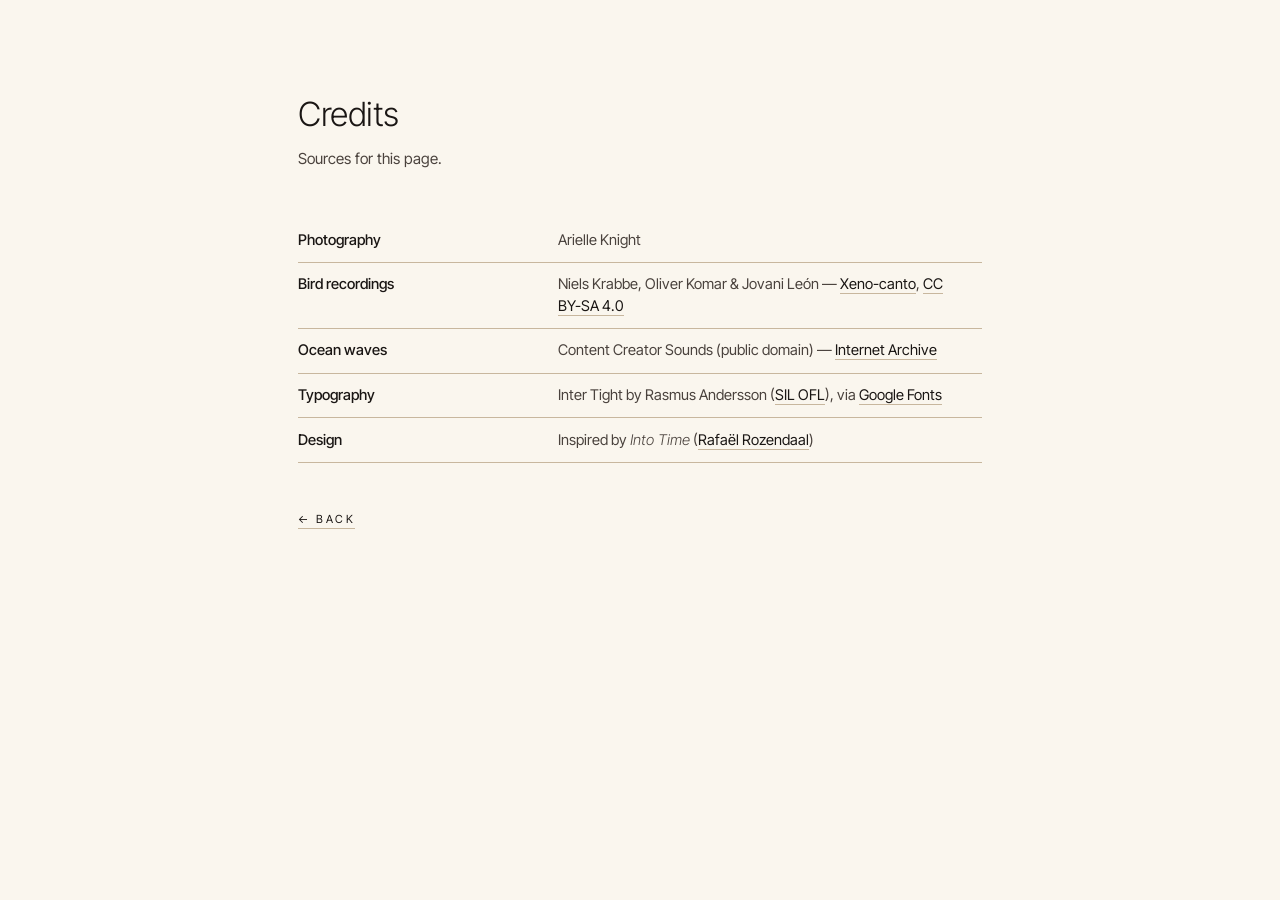
<file: attribution.html>
<!DOCTYPE html>
<html lang="en">
<head>
  <meta charset="UTF-8">
  <meta name="viewport" content="width=device-width, initial-scale=1">
  <meta name="robots" content="noindex">
  <title>Credits · Logan &amp; Stephanie</title>
  <link rel="preconnect" href="https://fonts.googleapis.com">
  <link rel="preconnect" href="https://fonts.gstatic.com" crossorigin>
  <link href="https://fonts.googleapis.com/css2?family=Inter+Tight:ital,wght@0,200;0,300;0,400;0,500;1,300;1,400&display=swap" rel="stylesheet">
  <link rel="stylesheet" href="style.css">
  <style>
    .credits-page {
      max-width: 760px;
      margin: 0 auto;
      padding: clamp(3rem, 7vw, 6rem) clamp(1.5rem, 3vw, 3rem);
      color: var(--ink);
      font-family: var(--sans);
    }
    .credits-page h1 {
      font-family: var(--sans);
      font-weight: 300;
      font-size: clamp(1.6rem, 2.6vw, 2.2rem);
      letter-spacing: -0.015em;
      margin-bottom: 0.5rem;
    }
    .credits-page .credits-intro {
      color: var(--ink-soft);
      font-size: 0.95rem;
      margin-bottom: 3rem;
      max-width: 56ch;
      line-height: 1.5;
    }
    .credits-page h2 {
      font-family: var(--sans);
      font-weight: 500;
      font-size: 0.72rem;
      letter-spacing: 0.22em;
      text-transform: uppercase;
      color: var(--ink-soft);
      margin-top: 2.5rem;
      margin-bottom: 1rem;
      padding-bottom: 0.6rem;
      border-bottom: 1px solid var(--rule);
    }
    .credits-table {
      width: 100%;
      border-collapse: collapse;
      font-size: 0.92rem;
    }
    .credits-table td {
      padding: 0.7rem 1rem 0.7rem 0;
      border-bottom: 1px solid var(--rule);
      vertical-align: top;
      line-height: 1.45;
    }
    .credits-table td:first-child {
      font-weight: 500;
      color: var(--ink);
      width: 38%;
    }
    .credits-table td:nth-child(2) {
      color: var(--ink-soft);
    }
    .credits-table em {
      font-style: italic;
      color: var(--ink-soft);
      font-weight: 300;
    }
    .credits-page a {
      color: var(--ink);
      text-decoration: none;
      border-bottom: 1px solid var(--rule);
      transition: border-color 200ms ease;
    }
    .credits-page a:hover { border-color: var(--ink); }
    .credits-back {
      display: inline-block;
      margin-top: 3rem;
      font-size: 0.7rem;
      letter-spacing: 0.22em;
      text-transform: uppercase;
      color: var(--ink-soft);
    }
  </style>
</head>
<body>
  <main class="credits-page">
    <h1>Credits</h1>
    <p class="credits-intro">Sources for this page.</p>

    <table class="credits-table">
      <tbody>
        <tr>
          <td>Photography</td>
          <td>Arielle Knight</td>
        </tr>
        <tr>
          <td>Bird recordings</td>
          <td>Niels Krabbe, Oliver Komar &amp; Jovani León — <a href="https://xeno-canto.org/">Xeno-canto</a>, <a href="https://creativecommons.org/licenses/by-sa/4.0/">CC BY-SA 4.0</a></td>
        </tr>
        <tr>
          <td>Ocean waves</td>
          <td>Content Creator Sounds (public domain) — <a href="https://archive.org/details/sea-sfx_202601">Internet Archive</a></td>
        </tr>
        <tr>
          <td>Typography</td>
          <td>Inter Tight by Rasmus Andersson (<a href="https://openfontlicense.org/">SIL OFL</a>), via <a href="https://fonts.google.com/specimen/Inter+Tight">Google Fonts</a></td>
        </tr>
        <tr>
          <td>Design</td>
          <td>Inspired by <em>Into Time</em> (<a href="https://www.intotime.com/">Rafaël Rozendaal</a>)</td>
        </tr>
      </tbody>
    </table>

    <a href="index.html" class="credits-back">← Back</a>
  </main>
</body>
</html>
</file>
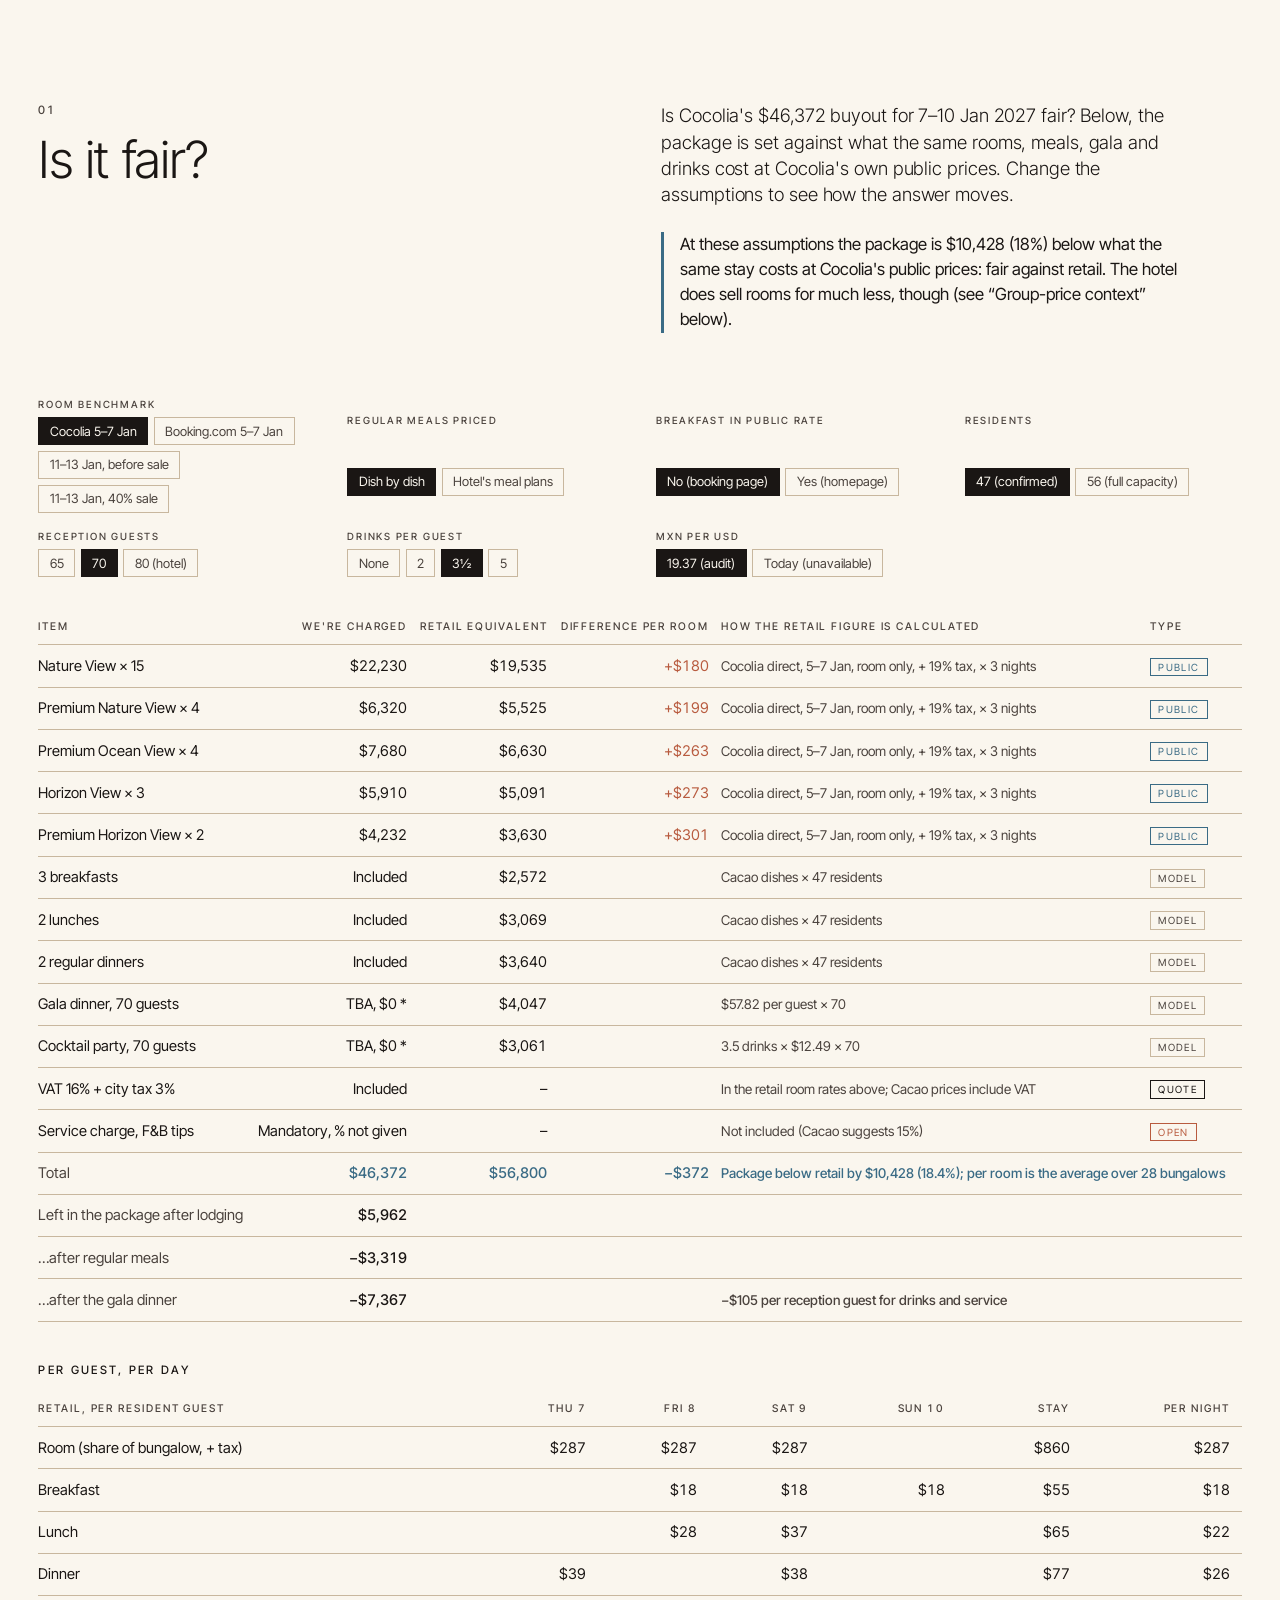
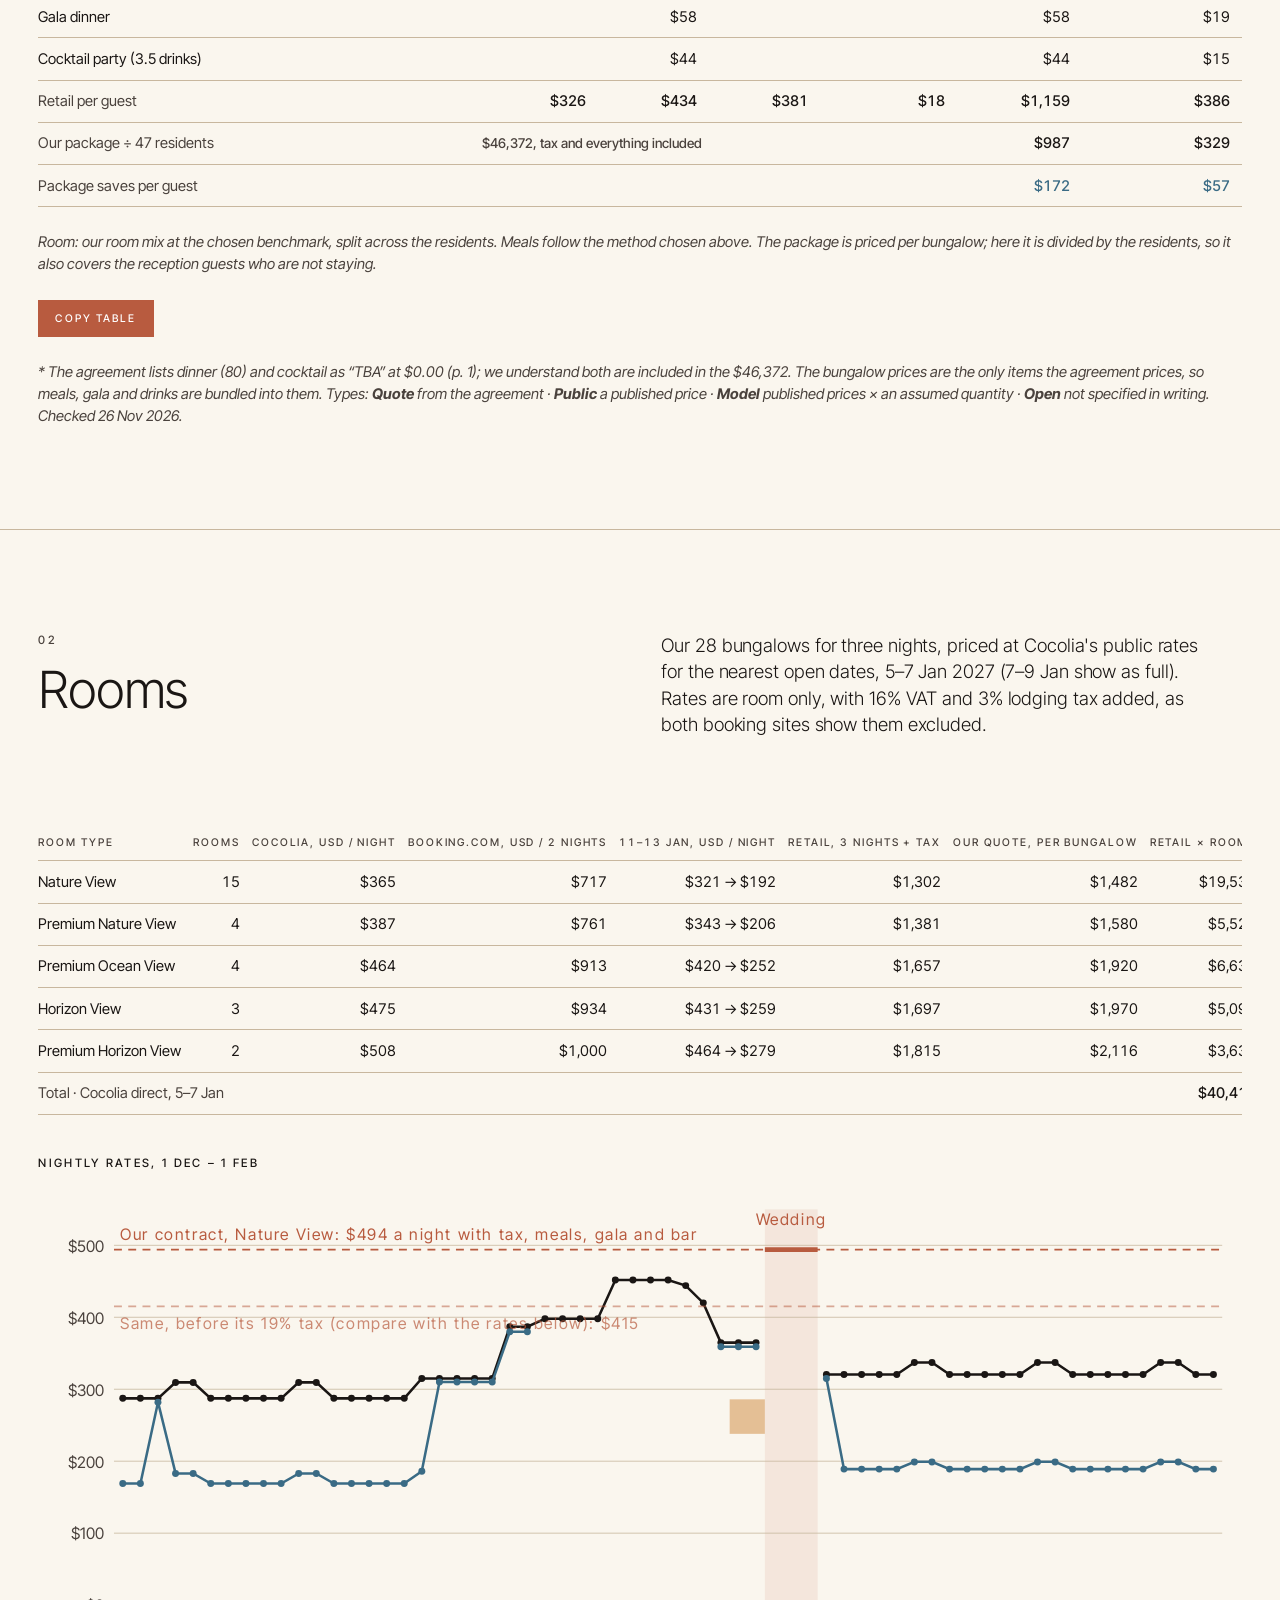
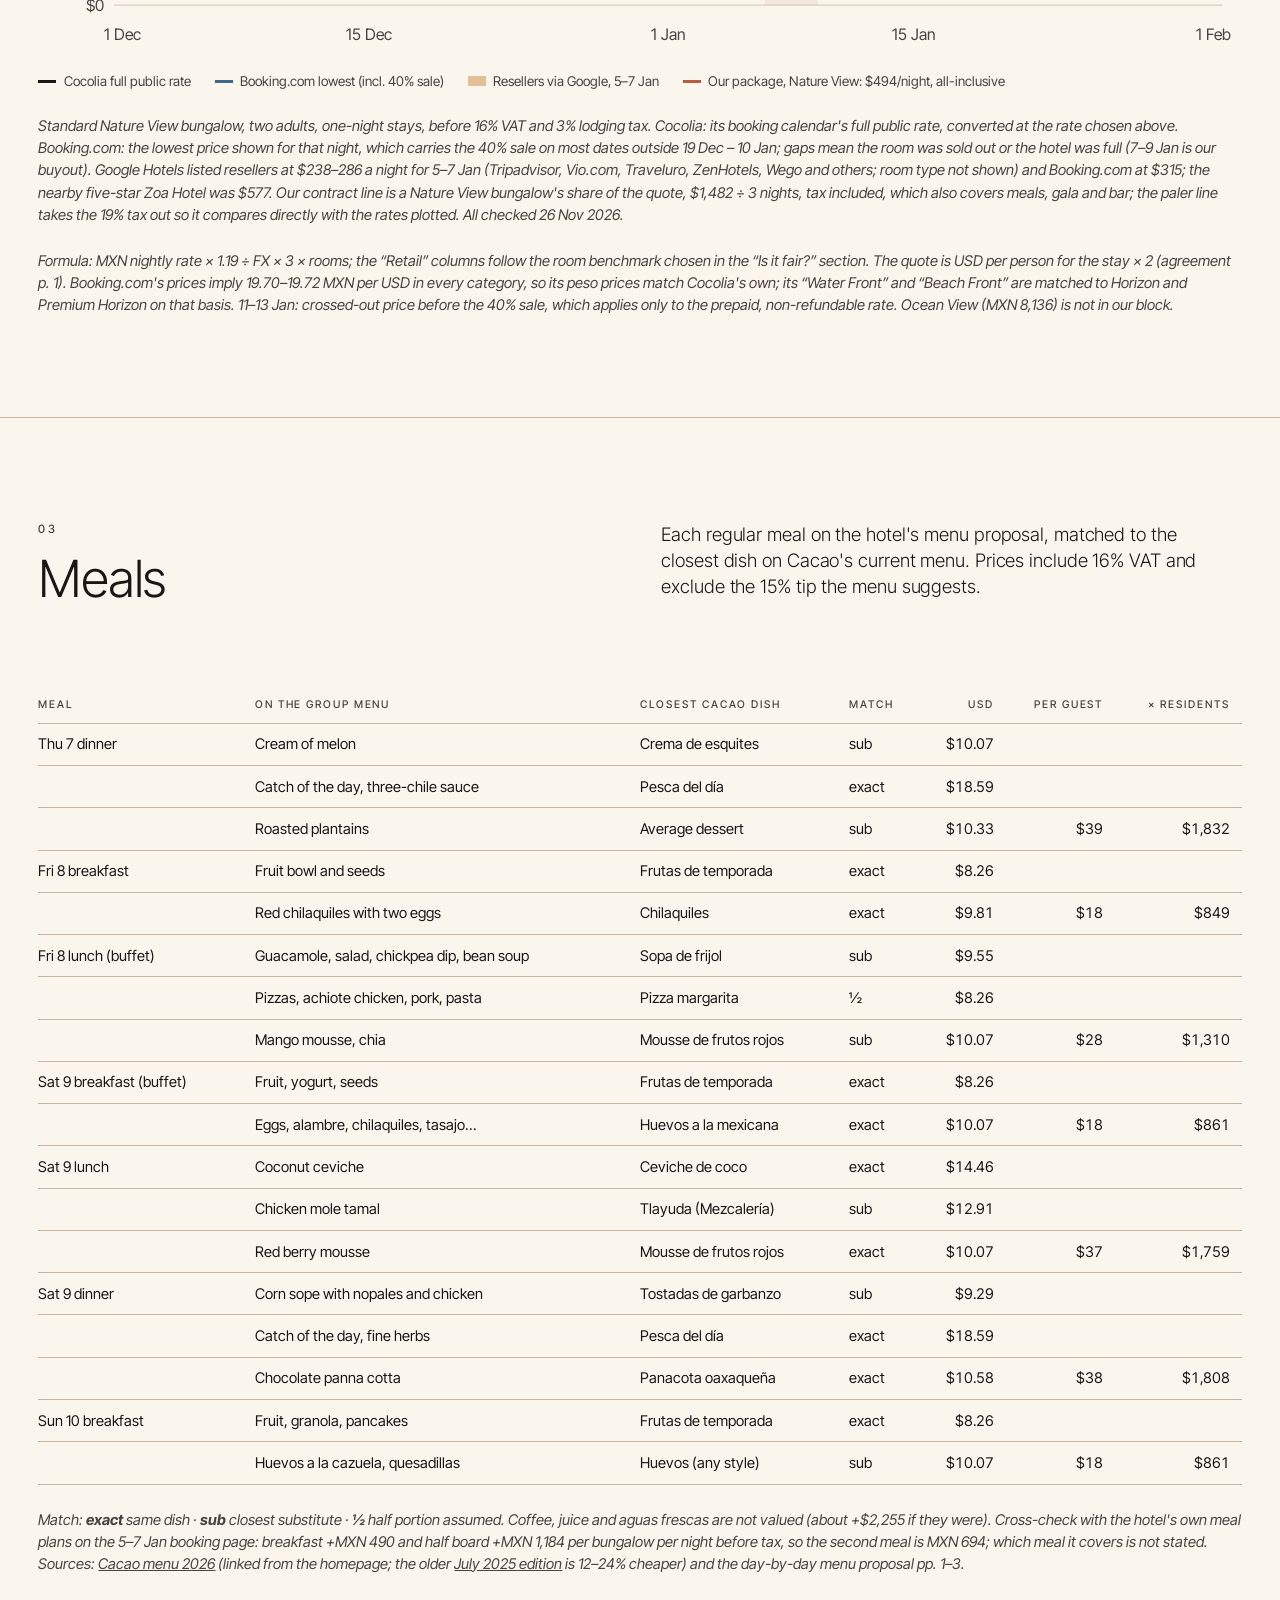
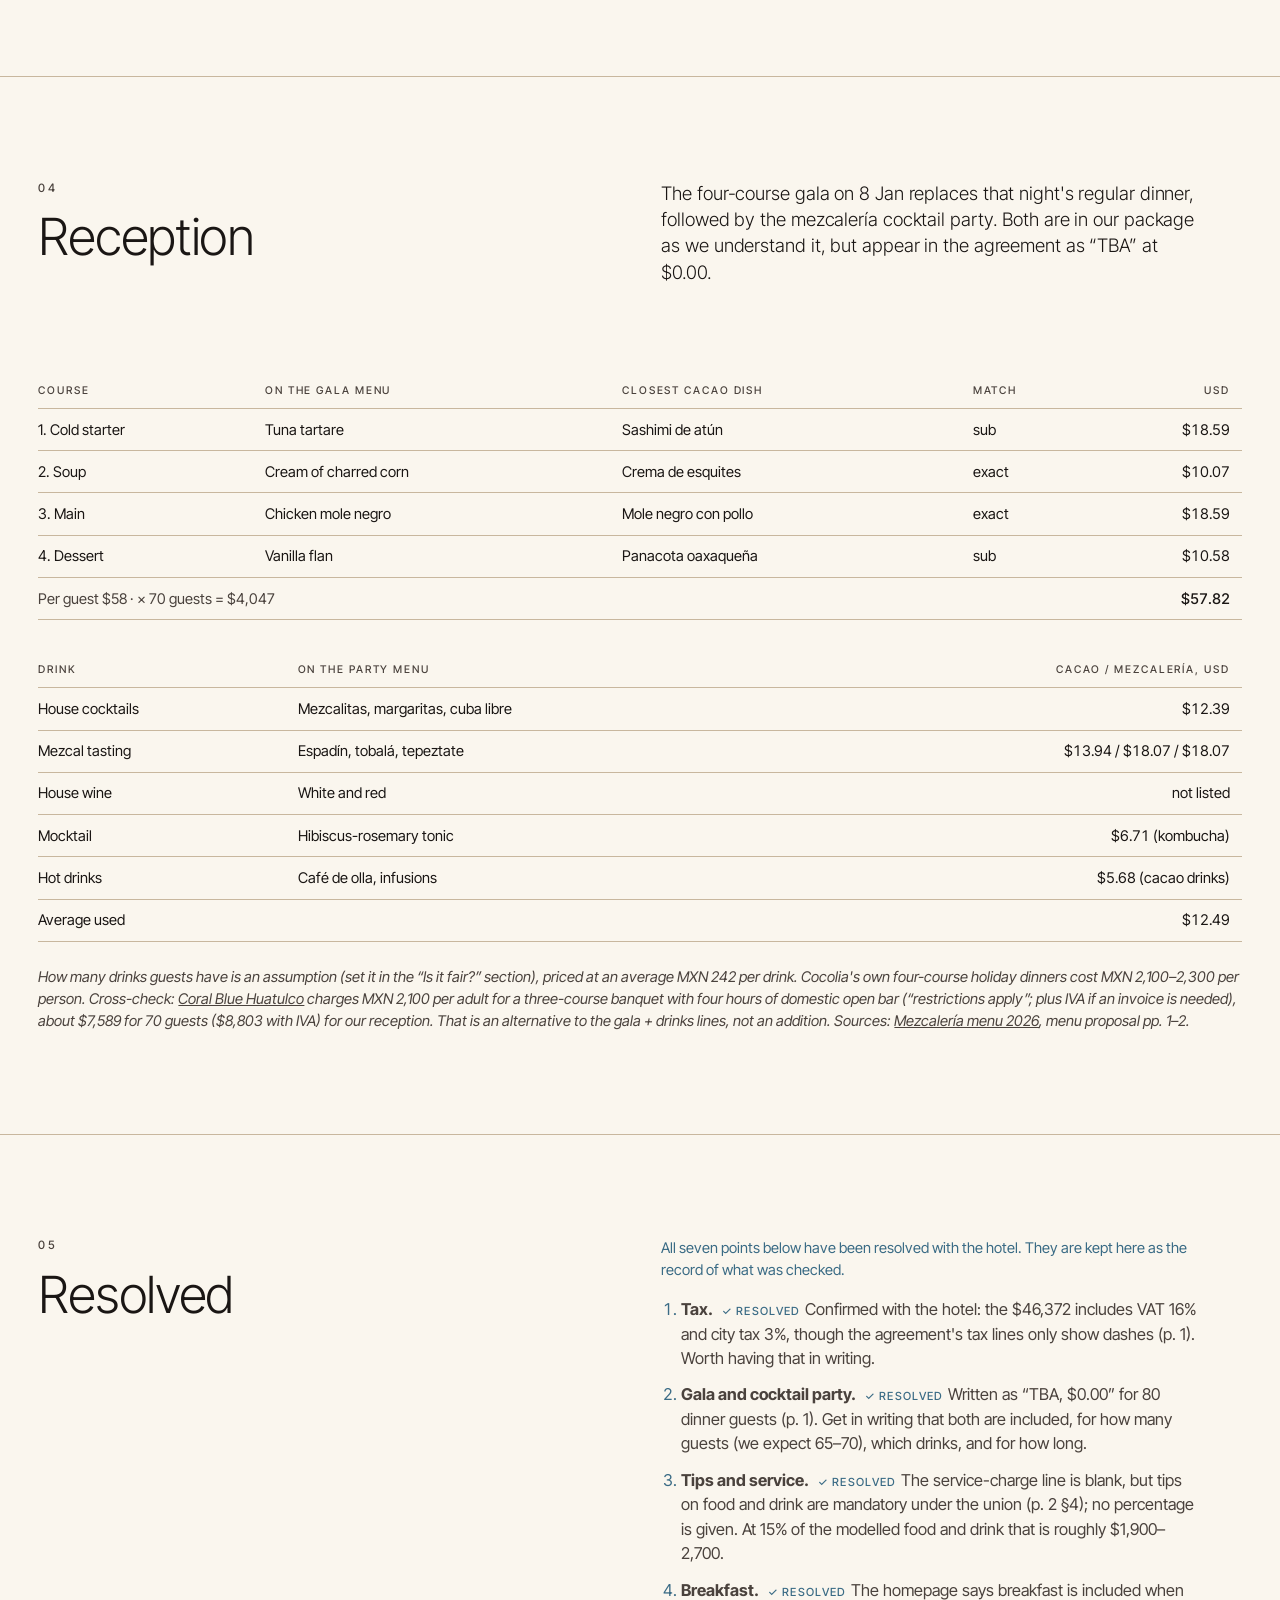
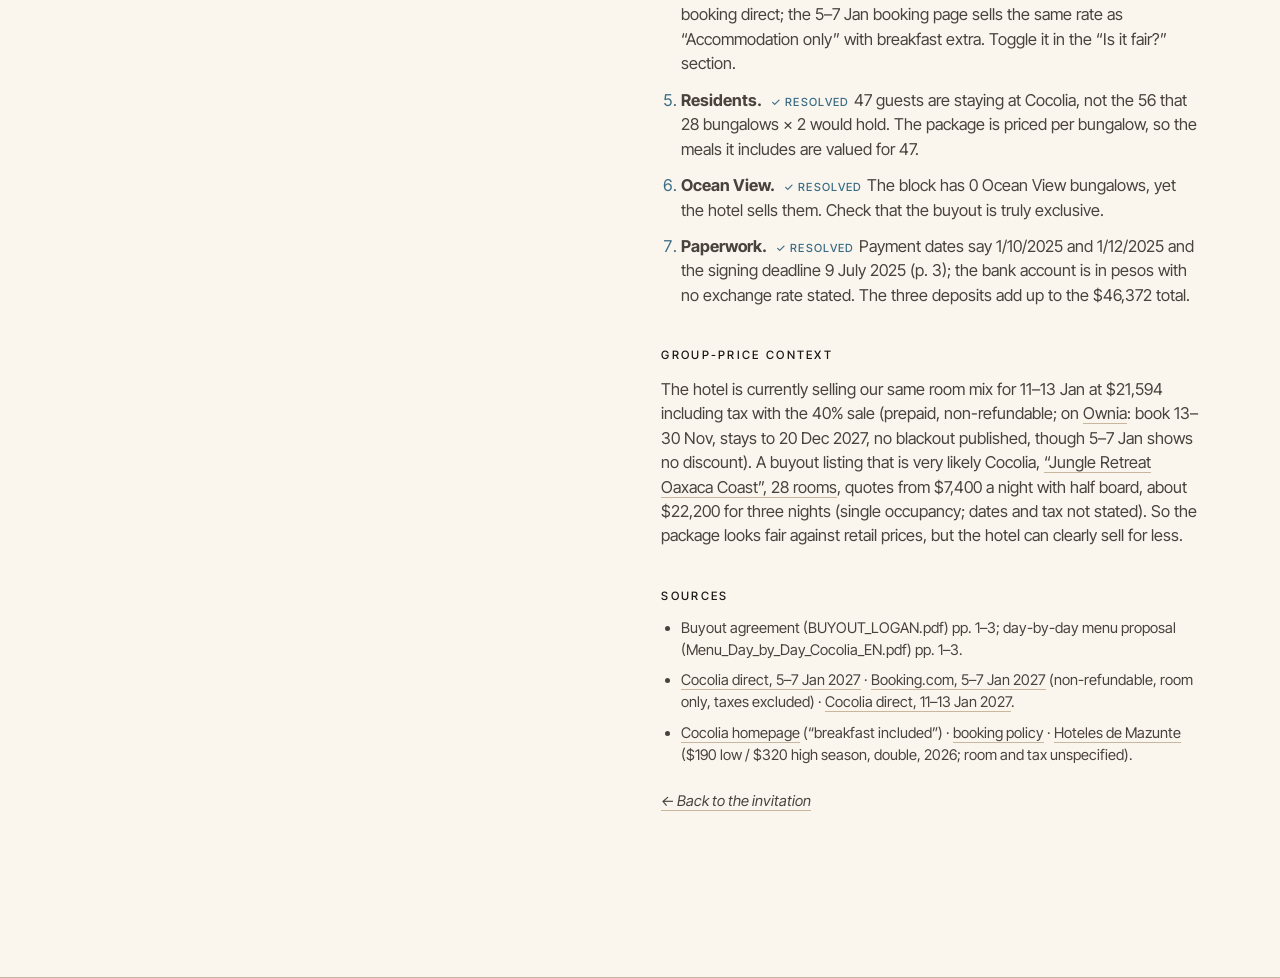
<file: budget.html>
<!DOCTYPE html>
<html lang="en">
<head>
  <meta charset="UTF-8">
  <meta name="viewport" content="width=device-width, initial-scale=1">
  <meta name="robots" content="noindex">
  <title>Budget &middot; Logan &amp; Stephanie</title>
  <link rel="preconnect" href="https://fonts.googleapis.com">
  <link rel="preconnect" href="https://fonts.gstatic.com" crossorigin>
  <link href="https://fonts.googleapis.com/css2?family=Inter+Tight:ital,wght@0,200;0,300;0,400;0,500;1,300;1,400&family=Nanum+Myeongjo:wght@400;700&display=swap" rel="stylesheet">
  <link rel="stylesheet" href="style.css?v=14">
</head>
<body>

  <main class="budget">
    <section class="section budget-section">
      <div class="section-head">
        <span class="section-num">01</span>
        <h2>Is it fair?</h2>
      </div>
      <div class="section-body">
        <p class="lead">Is Cocolia's $46,372 buyout for 7–10 Jan 2027 fair? Below, the package is set against what the same rooms, meals, gala and drinks cost at Cocolia's own public prices. Change the assumptions to see how the answer moves.</p>
        <p class="budget-verdict" id="verdict"></p>
      </div>
      <div class="budget-wide">
        <div class="budget-controls" id="controls"></div>
        <div class="budget-scroll">
          <table class="budget-table" id="summary">
            <thead>
              <tr><th>Item</th><th class="num">We're charged</th><th class="num">Retail equivalent</th><th class="num">Difference per room</th><th>How the retail figure is calculated</th><th>Type</th></tr>
            </thead>
            <tbody></tbody>
            <tfoot></tfoot>
          </table>
        </div>
        <h3 class="budget-h3">Per guest, per day</h3>
        <div class="budget-scroll">
          <table class="budget-table" id="perday">
            <thead>
              <tr><th>Retail, per resident guest</th><th class="num">Thu 7</th><th class="num">Fri 8</th><th class="num">Sat 9</th><th class="num">Sun 10</th><th class="num">Stay</th><th class="num">Per night</th></tr>
            </thead>
            <tbody></tbody>
            <tfoot></tfoot>
          </table>
        </div>
        <p class="note">Room: our room mix at the chosen benchmark, split across the residents. Meals follow the method chosen above. The package is priced per bungalow; here it is divided by the residents, so it also covers the reception guests who are not staying.</p>
        <div class="budget-actions">
          <button type="button" id="b-copy">Copy table</button>
          <span class="budget-status" aria-live="polite"></span>
        </div>
        <p class="note">* The agreement lists dinner (80) and cocktail as “TBA” at $0.00 (p. 1); we understand both are included in the $46,372. The bungalow prices are the only items the agreement prices, so meals, gala and drinks are bundled into them. Types: <b>Quote</b> from the agreement · <b>Public</b> a published price · <b>Model</b> published prices × an assumed quantity · <b>Open</b> not specified in writing. Checked 26 Nov 2026.</p>
      </div>
    </section>

    <section class="section budget-section">
      <div class="section-head">
        <span class="section-num">02</span>
        <h2>Rooms</h2>
      </div>
      <div class="section-body">
        <p class="lead">Our 28 bungalows for three nights, priced at Cocolia's public rates for the nearest open dates, 5–7 Jan 2027 (7–9 Jan show as full). Rates are room only, with 16% VAT and 3% lodging tax added, as both booking sites show them excluded.</p>
      </div>
      <div class="budget-wide">
        <div class="budget-scroll">
          <table class="budget-table" id="rooms">
            <thead>
              <tr>
                <th>Room type</th>
                <th class="num">Rooms</th>
                <th class="num">Cocolia, USD / night</th>
                <th class="num">Booking.com, USD / 2 nights</th>
                <th class="num">11–13 Jan, USD / night</th>
                <th class="num">Retail, 3 nights + tax</th>
                <th class="num">Our quote, per bungalow</th>
                <th class="num">Retail × rooms</th>
                <th class="num">Quote × rooms</th>
              </tr>
            </thead>
            <tbody></tbody>
            <tfoot></tfoot>
          </table>
        </div>
        <h3 class="budget-h3">Nightly rates, 1 Dec – 1 Feb</h3>
        <div class="budget-chart" id="chart"></div>
        <p class="note">Standard Nature View bungalow, two adults, one-night stays, before 16% VAT and 3% lodging tax. Cocolia: its booking calendar's full public rate, converted at the rate chosen above. Booking.com: the lowest price shown for that night, which carries the 40% sale on most dates outside 19 Dec – 10 Jan; gaps mean the room was sold out or the hotel was full (7–9 Jan is our buyout). Google Hotels listed resellers at $238–286 a night for 5–7 Jan (Tripadvisor, Vio.com, Traveluro, ZenHotels, Wego and others; room type not shown) and Booking.com at $315; the nearby five-star Zoa Hotel was $577. Our contract line is a Nature View bungalow's share of the quote, $1,482 ÷ 3 nights, tax included, which also covers meals, gala and bar; the paler line takes the 19% tax out so it compares directly with the rates plotted. All checked 26 Nov 2026.</p>
        <p class="note">Formula: MXN nightly rate × 1.19 ÷ FX × 3 × rooms; the “Retail” columns follow the room benchmark chosen in the “Is it fair?” section. The quote is USD per person for the stay × 2 (agreement p. 1). Booking.com's prices imply 19.70–19.72 MXN per USD in every category, so its peso prices match Cocolia's own; its “Water Front” and “Beach Front” are matched to Horizon and Premium Horizon on that basis. 11–13 Jan: crossed-out price before the 40% sale, which applies only to the prepaid, non-refundable rate. Ocean View (MXN 8,136) is not in our block.</p>
      </div>
    </section>

    <section class="section budget-section">
      <div class="section-head">
        <span class="section-num">03</span>
        <h2>Meals</h2>
      </div>
      <div class="section-body">
        <p class="lead">Each regular meal on the hotel's menu proposal, matched to the closest dish on Cacao's current menu. Prices include 16% VAT and exclude the 15% tip the menu suggests.</p>
      </div>
      <div class="budget-wide">
        <div class="budget-scroll">
          <table class="budget-table" id="meals">
            <thead>
              <tr><th>Meal</th><th>On the group menu</th><th>Closest Cacao dish</th><th>Match</th><th class="num">USD</th><th class="num">Per guest</th><th class="num">× residents</th></tr>
            </thead>
            <tbody></tbody>
          </table>
        </div>
        <p class="note">Match: <b>exact</b> same dish · <b>sub</b> closest substitute · <b>½</b> half portion assumed. Coffee, juice and aguas frescas are not valued (about +$2,255 if they were). Cross-check with the hotel's own meal plans on the 5–7 Jan booking page: breakfast +MXN 490 and half board +MXN 1,184 per bungalow per night before tax, so the second meal is MXN 694; which meal it covers is not stated. Sources: <a href="https://www.cocoliahotel.com/docs/Menu_Cacao_Cocolia_Hotel_2026_OK.pdf">Cacao menu 2026</a> (linked from the homepage; the older <a href="https://www.cocoliahotel.com/docs/MenuCacao-Cocolia-Hotel.pdf">July 2025 edition</a> is 12–24% cheaper) and the day-by-day menu proposal pp. 1–3.</p>
      </div>
    </section>

    <section class="section budget-section">
      <div class="section-head">
        <span class="section-num">04</span>
        <h2>Reception</h2>
      </div>
      <div class="section-body">
        <p class="lead">The four-course gala on 8 Jan replaces that night's regular dinner, followed by the mezcalería cocktail party. Both are in our package as we understand it, but appear in the agreement as “TBA” at $0.00.</p>
      </div>
      <div class="budget-wide">
        <div class="budget-scroll">
          <table class="budget-table" id="gala">
            <thead>
              <tr><th>Course</th><th>On the gala menu</th><th>Closest Cacao dish</th><th>Match</th><th class="num">USD</th></tr>
            </thead>
            <tbody></tbody>
            <tfoot></tfoot>
          </table>
        </div>
        <div class="budget-scroll budget-gap">
          <table class="budget-table" id="drinks">
            <thead>
              <tr><th>Drink</th><th>On the party menu</th><th class="num">Cacao / Mezcalería, USD</th></tr>
            </thead>
            <tbody></tbody>
          </table>
        </div>
        <p class="note">How many drinks guests have is an assumption (set it in the “Is it fair?” section), priced at an average MXN 242 per drink. Cocolia's own four-course holiday dinners cost MXN 2,100–2,300 per person. Cross-check: <a href="https://www.coralbluehuatulco.mx/weddings">Coral Blue Huatulco</a> charges MXN 2,100 per adult for a three-course banquet with four hours of domestic open bar (“restrictions apply”; plus IVA if an invoice is needed), about <span id="coral"></span> for our reception. That is an alternative to the gala + drinks lines, not an addition. Sources: <a href="https://www.cocoliahotel.com/docs/Menu_Mezcleria_Cocolia_Hotel_2026.pdf">Mezcalería menu 2026</a>, menu proposal pp. 1–2.</p>
      </div>
    </section>

    <section class="section budget-section">
      <div class="section-head">
        <span class="section-num">05</span>
        <h2>Resolved</h2>
      </div>
      <div class="section-body">
        <p class="budget-resolved-note">All seven points below have been resolved with the hotel. They are kept here as the record of what was checked.</p>
        <ol class="budget-list budget-resolved">
          <li><b>Tax.</b> Confirmed with the hotel: the $46,372 includes VAT 16% and city tax 3%, though the agreement's tax lines only show dashes (p. 1). Worth having that in writing.</li>
          <li><b>Gala and cocktail party.</b> Written as “TBA, $0.00” for 80 dinner guests (p. 1). Get in writing that both are included, for how many guests (we expect 65–70), which drinks, and for how long.</li>
          <li><b>Tips and service.</b> The service-charge line is blank, but tips on food and drink are mandatory under the union (p. 2 §4); no percentage is given. At 15% of the modelled food and drink that is roughly $1,900–2,700.</li>
          <li><b>Breakfast.</b> The homepage says breakfast is included when booking direct; the 5–7 Jan booking page sells the same rate as “Accommodation only” with breakfast extra. Toggle it in the “Is it fair?” section.</li>
          <li><b>Residents.</b> 47 guests are staying at Cocolia, not the 56 that 28 bungalows × 2 would hold. The package is priced per bungalow, so the meals it includes are valued for 47.</li>
          <li><b>Ocean View.</b> The block has 0 Ocean View bungalows, yet the hotel sells them. Check that the buyout is truly exclusive.</li>
          <li><b>Paperwork.</b> Payment dates say 1/10/2025 and 1/12/2025 and the signing deadline 9 July 2025 (p. 3); the bank account is in pesos with no exchange rate stated. The three deposits add up to the $46,372 total.</li>
        </ol>
        <h3 class="budget-h3">Group-price context</h3>
        <p>The hotel is currently selling our same room mix for 11–13 Jan at <span id="sale"></span> including tax with the 40% sale (prepaid, non-refundable; on <a href="https://owniacollection.com/offers/">Ownia</a>: book 13–30 Nov, stays to 20 Dec 2027, no blackout published, though 5–7 Jan shows no discount). A buyout listing that is very likely Cocolia, <a href="https://www.rent-a-resort.com/en/property/jungle-retreat-oaxaca-coast/">“Jungle Retreat Oaxaca Coast”, 28 rooms</a>, quotes from $7,400 a night with half board, about $22,200 for three nights (single occupancy; dates and tax not stated). So the package looks fair against retail prices, but the hotel can clearly sell for less.</p>
        <h3 class="budget-h3">Sources</h3>
        <ul class="budget-sources">
          <li>Buyout agreement (BUYOUT_LOGAN.pdf) pp. 1–3; day-by-day menu proposal (Menu_Day_by_Day_Cocolia_EN.pdf) pp. 1–3.</li>
          <li><a href="https://reservations.cocoliahotel.com/en/hotel/cocoliahotel?datein=05-01-2027&amp;dateout=07-01-2027">Cocolia direct, 5–7 Jan 2027</a> · <a href="https://www.booking.com/hotel/mx/coco.html?checkin=2027-01-05&amp;checkout=2027-01-07&amp;group_adults=2&amp;no_rooms=1&amp;selected_currency=USD">Booking.com, 5–7 Jan 2027</a> (non-refundable, room only, taxes excluded) · <a href="https://reservations.cocoliahotel.com/en/hotel/cocoliahotel?datein=11-01-2027&amp;dateout=13-01-2027">Cocolia direct, 11–13 Jan 2027</a>.</li>
          <li><a href="https://www.cocoliahotel.com/en/">Cocolia homepage</a> (“breakfast included”) · <a href="https://www.cocoliahotel.com/politica-de-reserva.php">booking policy</a> · <a href="https://www.hotelesdemazunte.com/hotelcocolia.html">Hoteles de Mazunte</a> ($190 low / $320 high season, double, 2026; room and tax unspecified).</li>
        </ul>
        <p class="note"><a href="index.html">&larr; Back to the invitation</a></p>
      </div>
    </section>
  </main>

  <script src="budget.js?v=11"></script>
</body>
</html>
</file>
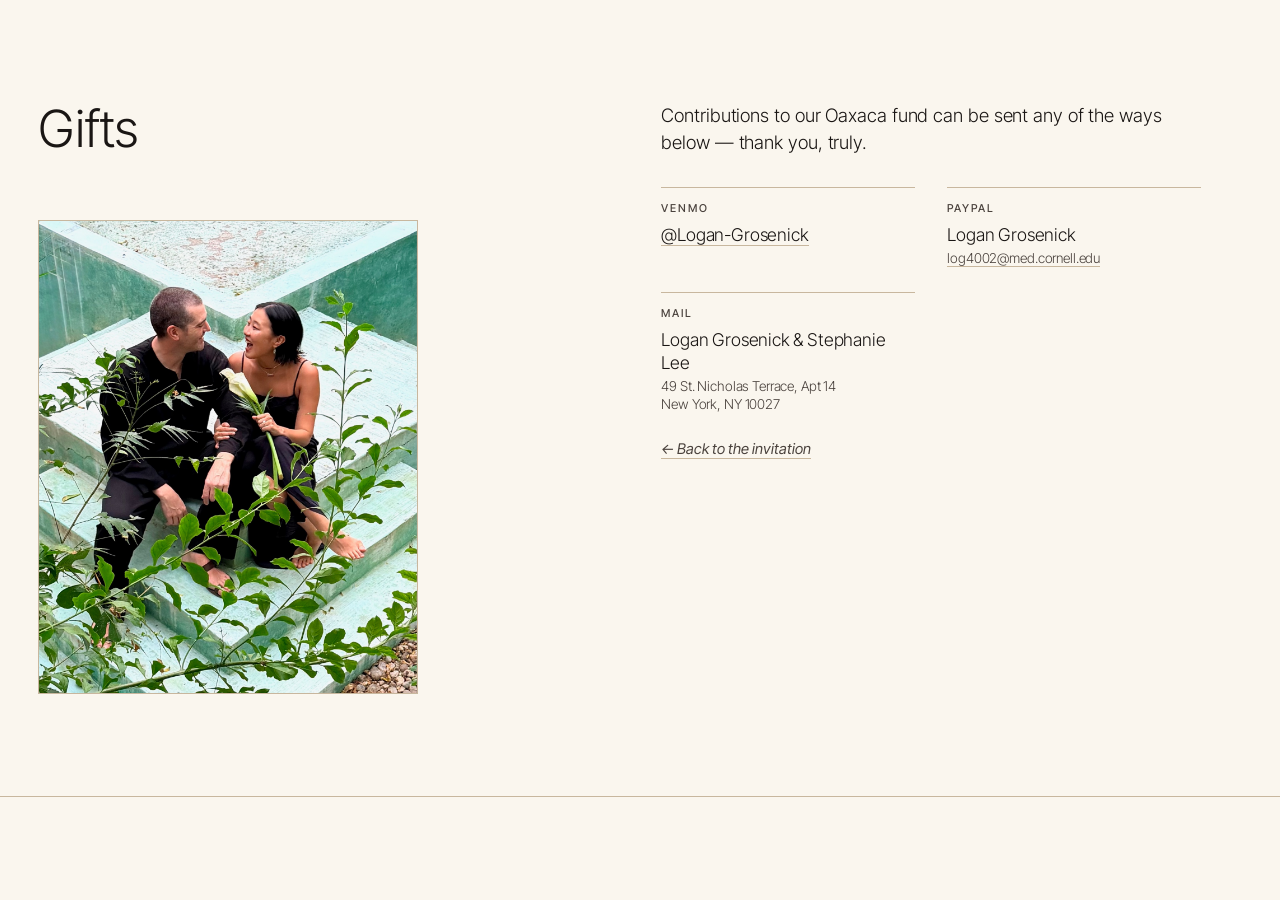
<file: gifts.html>
<!DOCTYPE html>
<html lang="en">
<head>
  <meta charset="UTF-8">
  <meta name="viewport" content="width=device-width, initial-scale=1">
  <meta name="robots" content="noindex">
  <title>Gifts &middot; Logan &amp; Stephanie</title>
  <link rel="preconnect" href="https://fonts.googleapis.com">
  <link rel="preconnect" href="https://fonts.gstatic.com" crossorigin>
  <link href="https://fonts.googleapis.com/css2?family=Inter+Tight:ital,wght@0,200;0,300;0,400;0,500;1,300;1,400&family=Nanum+Myeongjo:wght@400;700&display=swap" rel="stylesheet">
  <link rel="stylesheet" href="style.css">
</head>
<body>

  <main>
    <section class="section">
      <div class="section-head">
        <h2>Gifts</h2>
      </div>
      <figure class="section-media">
        <img src="images/stay.jpg" alt="Logan and Stephanie in an Oaxacan courtyard">
      </figure>
      <div class="section-body">
        <p class="lead">Contributions to our Oaxaca fund can be sent any of the ways below &mdash; thank you, truly.</p>
        <dl class="info-grid">
          <div>
            <dt>Venmo</dt>
            <dd><a href="https://venmo.com/u/Logan-Grosenick">@Logan-Grosenick</a></dd>
          </div>
          <div>
            <dt>PayPal</dt>
            <dd>Logan Grosenick</dd>
            <dd class="dd-sub"><a href="mailto:log4002@med.cornell.edu">log4002@med.cornell.edu</a></dd>
          </div>
          <div>
            <dt>Mail</dt>
            <dd>Logan Grosenick &amp; Stephanie Lee</dd>
            <dd class="dd-sub">49 St. Nicholas Terrace, Apt 14<br>New York, NY 10027</dd>
          </div>
        </dl>
        <p class="note"><a href="index.html">&larr; Back to the invitation</a></p>
      </div>
    </section>
  </main>

</body>
</html>
</file>
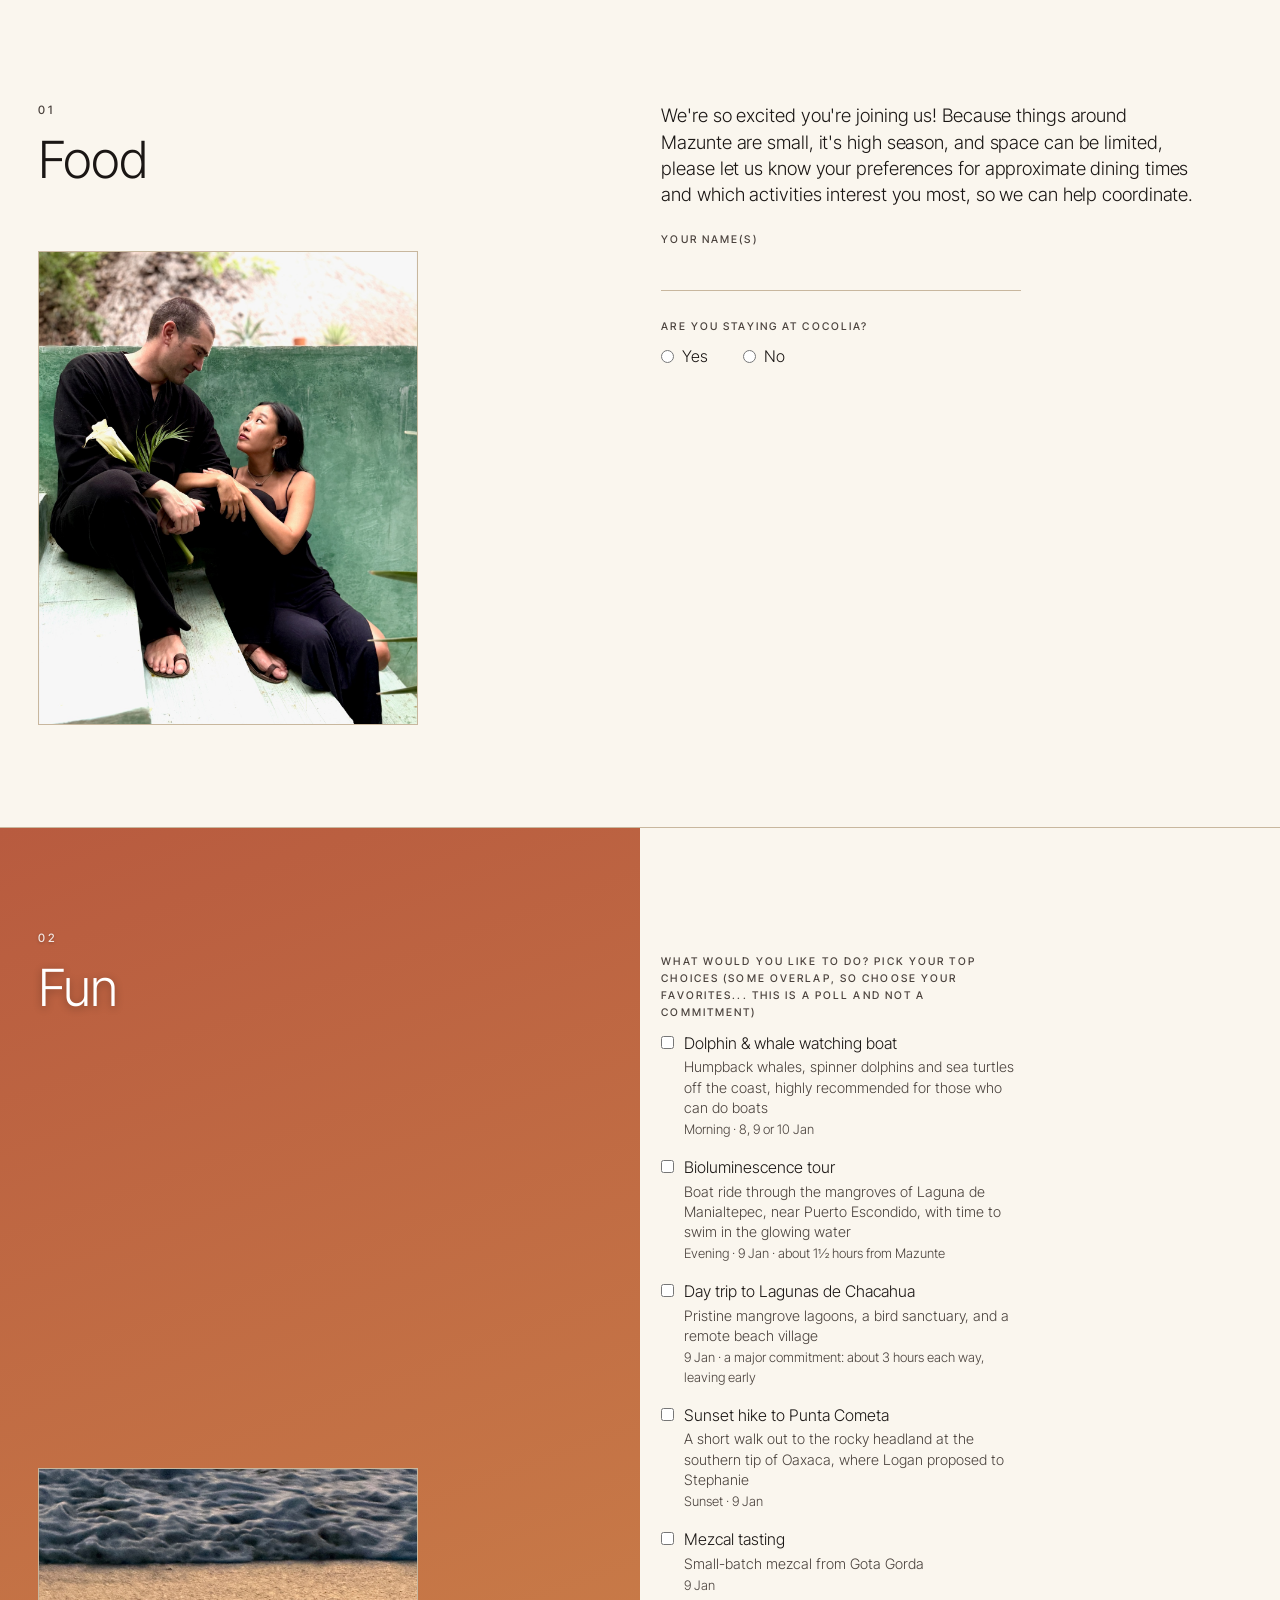
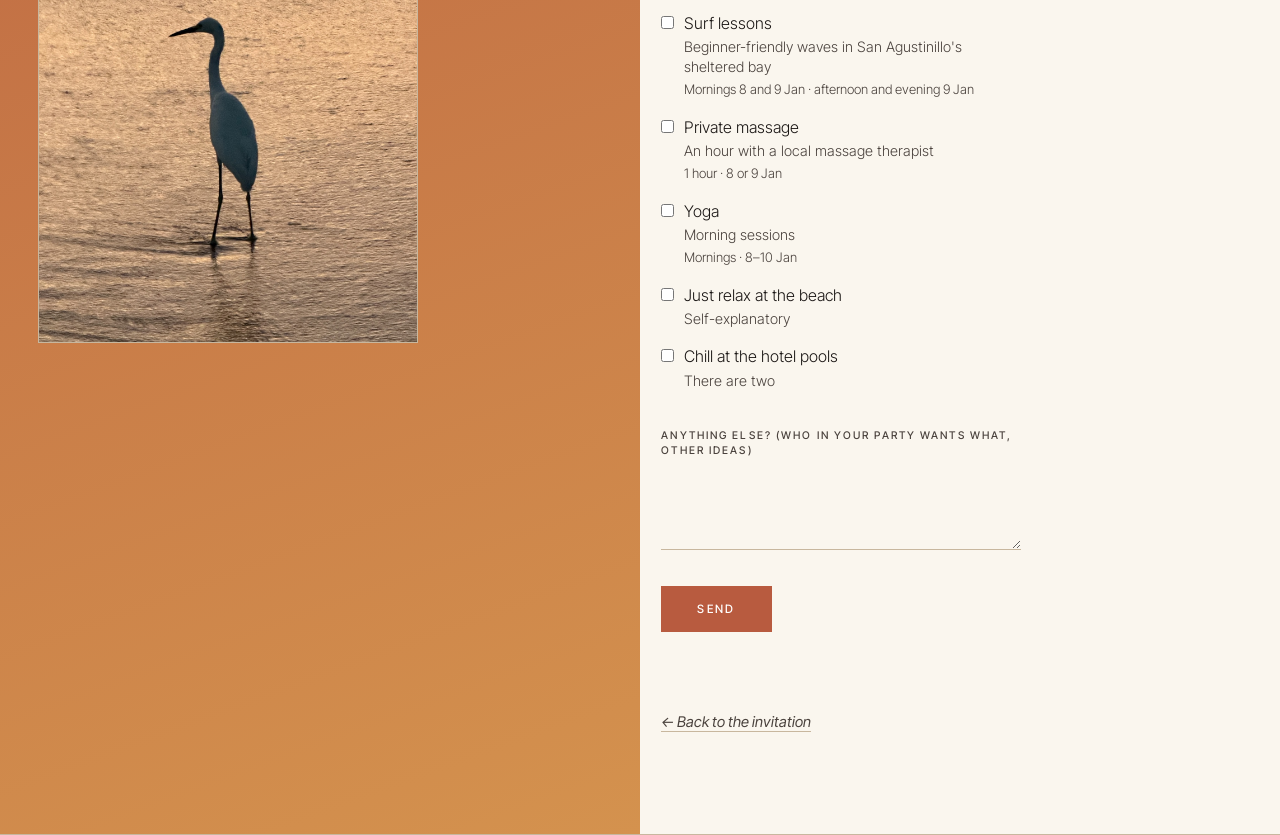
<file: preferences.html>
<!DOCTYPE html>
<html lang="en">
<head>
  <meta charset="UTF-8">
  <meta name="viewport" content="width=device-width, initial-scale=1">
  <meta name="robots" content="noindex">
  <title>Food and Fun &middot; Logan &amp; Stephanie</title>
  <link rel="preconnect" href="https://fonts.googleapis.com">
  <link rel="preconnect" href="https://fonts.gstatic.com" crossorigin>
  <link href="https://fonts.googleapis.com/css2?family=Inter+Tight:ital,wght@0,200;0,300;0,400;0,500;1,300;1,400&family=Nanum+Myeongjo:wght@400;700&display=swap" rel="stylesheet">
  <link rel="stylesheet" href="style.css">
</head>
<body>

  <main>
    <form class="prefs-form" novalidate>
    <section class="section">
      <div class="section-head">
        <span class="section-num">01</span>
        <h2>Food</h2>
      </div>
      <figure class="section-media">
        <img src="images/travel.jpg" alt="">
      </figure>
      <div class="section-body">
        <p class="lead">We're so excited you're joining us! Because things around Mazunte are small, it's high season, and space can be limited, please let us know your preferences for approximate dining times and which activities interest you most, so we can help coordinate.</p>
        <div class="rsvp-form">
          <div class="field">
            <label for="prefs-names">Your name(s)</label>
            <input type="text" id="prefs-names" name="names" autocomplete="name">
          </div>

          <fieldset class="field">
            <legend>Are you staying at Cocolia?</legend>
            <label class="radio"><input type="radio" name="cocolia" value="Yes"> <span>Yes</span></label>
            <label class="radio"><input type="radio" name="cocolia" value="No"> <span>No</span></label>
          </fieldset>

          <div class="recs" data-if-cocolia="No" hidden>
            <p class="meal-note">Everyone is welcome to eat at Cocolia, the hotel we have booked out for the wedding, but if you'd like to go your own way, here are some of our favorites:</p>
            <dl>
              <div>
                <dt>Breakfast &amp; brunch</dt>
                <dd>Ícaro Café <span>(arrive early for the chocolatín)</span></dd>
                <dd>Maralto <span>(second-best chocolatín, besos de guayaba, chilaquiles)</span></dd>
                <dd>La Mora Posada <span>(San Agustinillo)</span></dd>
                <dd>Órale Café <span>(Zipolite)</span></dd>
                <dd>El Alquimista <span>(brunch on the beach in Zipolite)</span></dd>
              </div>
              <div>
                <dt>Lunch</dt>
                <dd>Umami <span>(get the crispy bowl)</span></dd>
                <dd>La Negra <span>(tacos and salsas)</span></dd>
                <dd>La Ola <span>(ceviches and tostadas, on San Agustinillo beach)</span></dd>
              </div>
              <div>
                <dt>Dinner</dt>
                <dd>El Armadillo <span>(vegan)</span></dd>
                <dd>Falafel el Loco</dd>
                <dd>El Chiringuito <span>(get the octopus or solomillo; on Mermejita Beach)</span></dd>
                <dd>El Navegante <span>(San Agustinillo)</span></dd>
                <dd>Arena Negra <span>(fish soup)</span></dd>
                <dd>Cenzontle <span>(if you crave a burger)</span></dd>
              </div>
              <div>
                <dt>Drinks</dt>
                <dd>El Chiringuito <span>(Mermejita)</span></dd>
                <dd>La Bodega</dd>
                <dd>Kombuchería Bar el Pasatiempo <span>(San Agustinillo)</span></dd>
                <dd>Mezcalería Gota Gorda <span>(Zipolite)</span></dd>
                <dd>El Alquimista <span>(cocktails on the beach in Zipolite)</span></dd>
              </div>
            </dl>
            <p class="meal-note recs-tip">As it is high season, you may want to check on reservations for any sit-down spots. Do not anticipate rapid service.</p>
          </div>

          <div class="meals" data-if-cocolia="Yes" hidden>
          <p class="meal-note">Breakfast, lunch and dinner at Cacao, Cocolia's top-rated restaurant, are included with your room. Breakfast comes with coffee, tea and juice, and all meals with Cocolia's seasonal aguas frescas; soda and alcoholic drinks are extra. When would you prefer to eat (non-binding, just for planning)?</p>
          <fieldset class="field">
            <legend>Breakfast</legend>
            <label class="radio"><input type="radio" name="breakfast" value="8a"> <span>8a</span></label>
            <label class="radio"><input type="radio" name="breakfast" value="9a"> <span>9a</span></label>
            <label class="radio"><input type="radio" name="breakfast" value="10a"> <span>10a</span></label>
            <label class="radio"><input type="radio" name="breakfast" value="Any"> <span>Any</span></label>
          </fieldset>
          <fieldset class="field">
            <legend>Lunch</legend>
            <label class="radio"><input type="radio" name="lunch" value="12p"> <span>12p</span></label>
            <label class="radio"><input type="radio" name="lunch" value="1p"> <span>1p</span></label>
            <label class="radio"><input type="radio" name="lunch" value="2p"> <span>2p</span></label>
            <label class="radio"><input type="radio" name="lunch" value="Any"> <span>Any</span></label>
          </fieldset>
          <fieldset class="field">
            <legend>Dinner</legend>
            <label class="radio"><input type="radio" name="dinner" value="6p"> <span>6p</span></label>
            <label class="radio"><input type="radio" name="dinner" value="7p"> <span>7p</span></label>
            <label class="radio"><input type="radio" name="dinner" value="8p"> <span>8p</span></label>
            <label class="radio"><input type="radio" name="dinner" value="9p"> <span>9p</span></label>
            <label class="radio"><input type="radio" name="dinner" value="Any"> <span>Any</span></label>
          </fieldset>
          </div>

        </div>
      </div>
    </section>

    <section class="section section--band">
      <div class="section-head">
        <span class="section-num">02</span>
        <h2>Fun</h2>
      </div>
      <figure class="section-media">
        <img src="images/wedding.jpg" alt="">
      </figure>
      <div class="section-body">
        <div class="rsvp-form">
          <fieldset class="field field-activities">
            <legend>What would you like to do? Pick your top choices (some overlap, so choose your favorites... this is a poll and not a commitment)</legend>
            <label class="check"><input type="checkbox" name="activities" value="Dolphin & whale boat"> <span>Dolphin &amp; whale watching boat<span class="desc">Humpback whales, spinner dolphins and sea turtles off the coast, highly recommended for those who can do boats</span><span class="when">Morning · 8, 9 or 10 Jan</span></span></label>
            <div class="day-pick" data-day-for="Dolphin &amp; whale boat" hidden>
              <label class="radio"><input type="radio" name="day:Dolphin &amp; whale boat" value="8 Jan"> <span>8 Jan</span></label>
              <label class="radio"><input type="radio" name="day:Dolphin &amp; whale boat" value="9 Jan"> <span>9 Jan</span></label>
              <label class="radio"><input type="radio" name="day:Dolphin &amp; whale boat" value="10 Jan"> <span>10 Jan</span></label>
              <label class="radio"><input type="radio" name="day:Dolphin &amp; whale boat" value="Any day"> <span>Any day</span></label>
            </div>
            <label class="check"><input type="checkbox" name="activities" value="Bioluminescence tour"> <span>Bioluminescence tour<span class="desc">Boat ride through the mangroves of Laguna de Manialtepec, near Puerto Escondido, with time to swim in the glowing water</span><span class="when">Evening · 9 Jan · about 1½ hours from Mazunte</span></span></label>
            <label class="check"><input type="checkbox" name="activities" value="Chacahua day trip"> <span>Day trip to Lagunas de Chacahua<span class="desc">Pristine mangrove lagoons, a bird sanctuary, and a remote beach village</span><span class="when">9 Jan · a major commitment: about 3 hours each way, leaving early</span></span></label>
            <label class="check"><input type="checkbox" name="activities" value="Punta Cometa sunset hike"> <span>Sunset hike to Punta Cometa<span class="desc">A short walk out to the rocky headland at the southern tip of Oaxaca, where Logan proposed to Stephanie</span><span class="when">Sunset · 9 Jan</span></span></label>
            <label class="check"><input type="checkbox" name="activities" value="Mezcal tasting"> <span>Mezcal tasting<span class="desc">Small-batch mezcal from Gota Gorda</span><span class="when">9 Jan</span></span></label>
            <label class="check"><input type="checkbox" name="activities" value="Surf lessons"> <span>Surf lessons<span class="desc">Beginner-friendly waves in San Agustinillo's sheltered bay</span><span class="when">Mornings 8 and 9 Jan · afternoon and evening 9 Jan</span></span></label>
            <div class="day-pick" data-day-for="Surf lessons" hidden>
              <label class="radio"><input type="radio" name="day:Surf lessons" value="8 Jan morning"> <span>8 Jan morning</span></label>
              <label class="radio"><input type="radio" name="day:Surf lessons" value="9 Jan morning"> <span>9 Jan morning</span></label>
              <label class="radio"><input type="radio" name="day:Surf lessons" value="9 Jan afternoon"> <span>9 Jan afternoon</span></label>
              <label class="radio"><input type="radio" name="day:Surf lessons" value="9 Jan evening"> <span>9 Jan evening</span></label>
              <label class="radio"><input type="radio" name="day:Surf lessons" value="Any day"> <span>Any day</span></label>
            </div>
            <label class="check"><input type="checkbox" name="activities" value="Massage"> <span>Private massage<span class="desc">An hour with a local massage therapist</span><span class="when">1 hour · 8 or 9 Jan</span></span></label>
            <div class="day-pick" data-day-for="Massage" hidden>
              <label class="radio"><input type="radio" name="day:Massage" value="8 Jan"> <span>8 Jan</span></label>
              <label class="radio"><input type="radio" name="day:Massage" value="9 Jan"> <span>9 Jan</span></label>
              <label class="radio"><input type="radio" name="day:Massage" value="Any day"> <span>Any day</span></label>
            </div>
            <label class="check"><input type="checkbox" name="activities" value="Yoga"> <span>Yoga<span class="desc">Morning sessions</span><span class="when">Mornings · 8–10 Jan</span></span></label>
            <div class="day-pick" data-day-for="Yoga" hidden>
              <label class="radio"><input type="radio" name="day:Yoga" value="8 Jan"> <span>8 Jan</span></label>
              <label class="radio"><input type="radio" name="day:Yoga" value="9 Jan"> <span>9 Jan</span></label>
              <label class="radio"><input type="radio" name="day:Yoga" value="10 Jan"> <span>10 Jan</span></label>
              <label class="radio"><input type="radio" name="day:Yoga" value="Every day"> <span>Every day</span></label>
            </div>
            <label class="check"><input type="checkbox" name="activities" value="Relax at the beach"> <span>Just relax at the beach<span class="desc">Self-explanatory</span></span></label>
            <label class="check"><input type="checkbox" name="activities" value="Chill at the hotel"> <span>Chill at the hotel pools<span class="desc">There are two</span></span></label>
          </fieldset>

          <div class="field">
            <label for="prefs-notes">Anything else? (who in your party wants what, other ideas)</label>
            <textarea id="prefs-notes" name="notes" rows="3"></textarea>
          </div>
          <button type="submit">Send</button>
          <p class="rsvp-status" aria-live="polite"></p>
        </div>
        <p class="note"><a href="index.html">&larr; Back to the invitation</a></p>
      </div>
    </section>
    </form>
  </main>

  <script>
    // A different random photo per section on each load, from the same
    // pool as the main page.
    (function () {
      const pool = [
        'schedule.jpg', 'stay.jpg', 'travel.jpg', 'wedding.jpg',
        'extra-01.jpg', 'extra-04.jpg', 'extra-05.jpg', 'extra-06.jpg'
      ];
      for (let i = pool.length - 1; i > 0; i--) {
        const j = Math.floor(Math.random() * (i + 1));
        [pool[i], pool[j]] = [pool[j], pool[i]];
      }
      document.querySelectorAll('.section-media img')
        .forEach((img, i) => { img.src = 'images/' + pool[i % pool.length]; });
    })();
  </script>
  <script src="preferences.js"></script>
</body>
</html>
</file>
<file: style.css>
:root {
  --paper:     #FAF6EE;
  --cream:     #F5EDE0;
  --sand:      #E8D9C1;
  --ink:       #1A1614;
  --ink-soft:  #4A423D;
  --rule:      #C8B79E;
  --accent:    #B85B3F;

  /* Mazunte palette — same colors as the hero canvas. Used by the
     animated section-media gradients below to extend the hero's
     color bands into each section. */
  --p-cream:      #F2E4CB;
  --p-sand:       #E8C9A0;
  --p-amber:      #D4924E;
  --p-terracotta: #B85B3F;
  --p-pink:       #D88B86;
  --p-clay:       #7D4A3A;
  --p-ocean:      #3A6B85;

  --sans: "Inter Tight", "Helvetica Neue", Helvetica, "Inter", -apple-system, BlinkMacSystemFont, Arial, sans-serif;
}

@property --band-c1 { syntax: '<color>'; initial-value: #B85B3F; inherits: false; }
@property --band-c2 { syntax: '<color>'; initial-value: #D4924E; inherits: false; }

@keyframes palette-breathe {
  0%   { --band-c1: #B85B3F; --band-c2: #D4924E; }
  14%  { --band-c1: #D4924E; --band-c2: #F2E4CB; }
  28%  { --band-c1: #F2E4CB; --band-c2: #E8C9A0; }
  42%  { --band-c1: #E8C9A0; --band-c2: #D88B86; }
  56%  { --band-c1: #D88B86; --band-c2: #3A6B85; }
  70%  { --band-c1: #3A6B85; --band-c2: #7D4A3A; }
  84%  { --band-c1: #7D4A3A; --band-c2: #B85B3F; }
  100% { --band-c1: #B85B3F; --band-c2: #D4924E; }
}




* { box-sizing: border-box; margin: 0; padding: 0; }

html { scroll-behavior: smooth; }

body {
  font-family: var(--sans);
  background: var(--paper);
  color: var(--ink);
  font-size: 16px;
  line-height: 1.5;
  -webkit-font-smoothing: antialiased;
  -moz-osx-font-smoothing: grayscale;
}

a { color: inherit; }

/* ─── hero ──────────────────────────────────────────────────── */

.hero {
  position: relative;
  width: 100%;
  height: 100vh;
  height: 100svh;
  min-height: 600px;
  overflow: hidden;
  background: var(--ink);
}

#hero-canvas {
  position: absolute;
  inset: 0;
  width: 100%;
  height: 100%;
  display: block;
  cursor: crosshair;
}

.hero-overlay {
  position: relative;
  z-index: 1;
  width: 100%;
  height: 100%;
  padding: clamp(1.25rem, 3vw, 3rem);
  display: grid;
  grid-template-rows: 1fr auto 1fr;
  color: var(--paper);
  pointer-events: none;
  text-shadow: 0 1px 3px rgba(0,0,0,0.28), 0 0 24px rgba(0,0,0,0.15);
}

.hero-top  { align-self: start;  }
.hero-center { align-self: center; }
.hero-foot { align-self: end;    display: flex; flex-direction: column; gap: 1rem; width: 100%; }

.hero-overlay a,
.hero-overlay button { pointer-events: auto; }

.hero-top,
.hero-bottom {
  display: flex;
  justify-content: space-between;
  align-items: center;
  gap: 1rem;
  flex-wrap: wrap;
}
/* top-align so "New Moon Wedding" (top of the left stack) sits on the same
   line as the single-line "Mazunte · Oaxaca · MX" label on the right */
.hero-top { align-items: flex-start; }

.mono {
  font-family: var(--sans);
  font-weight: 500;
  font-size: 0.72rem;
  letter-spacing: 0.22em;
  text-transform: uppercase;
}

.hero-center {
  display: flex;
  align-items: center;
  justify-content: center;
  padding: 1rem 0;
}

.couple {
  font-family: var(--sans);
  font-weight: 300;
  font-style: normal;
  font-size: clamp(0.95rem, 2.3vw, 1.9rem);
  line-height: 1.1;
  text-align: center;
  text-transform: uppercase;
  letter-spacing: 0.04em;
  display: flex;
  flex-direction: column;
  align-items: center;
  gap: 0.22em;
  max-width: 28ch;
}

.couple .couple-name {
  display: block;
  text-align: center;
}

.couple .amp {
  display: block;
  width: 100%;
  text-align: center;
  font-size: 0.95em;
  opacity: 0.92;
  line-height: 1;
}
.couple .amp em {
  font-style: italic;
  font-weight: 300;
  font-family: var(--sans);
  display: inline-block;
}

.date {
  font-family: var(--sans);
  font-weight: 500;
  font-size: 0.72rem;
  letter-spacing: 0.18em;
  text-transform: uppercase;
}


.hero-nav {
  display: flex;
  gap: clamp(0.85rem, 2vw, 1.75rem);
  flex-wrap: wrap;
}
.hero-nav a {
  text-decoration: none;
  font-weight: 500;
  font-size: 0.72rem;
  letter-spacing: 0.18em;
  text-transform: uppercase;
  padding-bottom: 3px;
  border-bottom: 1px solid transparent;
  transition: border-color 220ms ease, opacity 220ms ease;
  opacity: 0.92;
}
.hero-nav a:hover {
  border-color: currentColor;
  opacity: 1;
}

.hero-cue {
  display: flex;
  align-items: center;
  justify-content: center;
  gap: 0.85rem;
  font-size: 0.62rem;
  letter-spacing: 0.28em;
  text-transform: uppercase;
  opacity: 0.7;
  padding-top: 0.25rem;
}
.hero-cue-rule {
  display: inline-block;
  width: 36px;
  height: 1px;
  background: currentColor;
  opacity: 0.6;
}

/* ─── sections ─────────────────────────────────────────────── */

main {
  background: var(--paper);
  position: relative;
}

/* Bottom rectangle — the coloured band is exactly 50vw wide at the
   left of the viewport (unchanged from the original placement). The
   image inside is sized and positioned to match the section-image
   grid math exactly, using the same expressions the .section grid
   would produce for its 1fr media column. */
.page-bottom {
  display: flex;
  width: 100%;
  min-height: clamp(24rem, 96vh, 96rem);
}
.page-bottom-left {
  width: 50vw;
  box-sizing: border-box;
  background: linear-gradient(160deg, var(--band-c1, #B85B3F), var(--band-c2, #D4924E));
  animation: palette-breathe 35s linear infinite;
  animation-delay: -9s;
  padding-top: clamp(4rem, 8vw, 8rem);
  padding-bottom: clamp(4rem, 8vw, 8rem);
  /* left offset from viewport = section-left + section-padding-left,
     matching where a section image begins */
  padding-left: calc(max((100vw - 1280px) / 2, 0px) + clamp(1.5rem, 3vw, 3rem));
  padding-right: 0;
}
.page-bottom-right {
  width: 50vw;
  box-sizing: border-box;
  display: flex;
  align-items: center;
  justify-content: center;
  padding: clamp(1.5rem, 3vw, 3rem);
}
.page-bottom-media {
  /* Same width as a .section-media (1fr of the centered section grid):
     (content width - column gap) / 3 */
  width: calc((min(100vw, 1280px) - 2 * clamp(1.5rem, 3vw, 3rem) - clamp(2rem, 5vw, 5rem)) / 3);
  aspect-ratio: 4 / 5;
  overflow: hidden;
  margin: 0;
  border: 1px solid var(--rule);
  background: var(--cream);
}
.page-bottom-media img {
  width: 100%;
  height: 100%;
  object-fit: cover;
  display: block;
}
.page-bottom-verse {
  font-family: "Nanum Myeongjo", serif;
  font-weight: 400;
  color: var(--clay);
  font-size: clamp(0.95rem, 1.45vw, 1.35rem);
  line-height: 2.15;
  letter-spacing: 0.02em;
  text-align: center;
  max-width: 30em;
  word-break: keep-all;
}

/* Korean bank-account note in the Registry section (for guests in Korea) */
.registry-ko {
  font-family: "Nanum Myeongjo", serif;
  margin-top: 1.75rem;
  color: var(--ink-soft);
  line-height: 1.9;
  letter-spacing: 0.02em;
  word-break: keep-all;
}

.section {
  max-width: 1280px;
  margin: 0 auto;
  padding: clamp(4rem, 8vw, 8rem) clamp(1.5rem, 3vw, 3rem);
  display: grid;
  grid-template-columns: 1fr 2fr;
  grid-template-areas:
    "head  body"
    "media body";
  gap: clamp(2rem, 5vw, 5rem);
  position: relative;
}

/* Full-viewport-width divider line between sections — extends past the
   centered max-width so it spans the entire screen. */
.section::after {
  content: '';
  position: absolute;
  bottom: 0;
  left: calc(50% - 50vw);
  width: 100vw;
  height: 1px;
  background: var(--rule);
  z-index: 4;
}

.section-head  { grid-area: head;  align-self: start; position: sticky; top: 2rem; z-index: 3; }
.section-media { grid-area: media; align-self: start; }
.section-body  { grid-area: body; }

.section-media {
  width: 100%;
  aspect-ratio: 4 / 5;
  overflow: hidden;
  background: var(--cream);
  border: 1px solid var(--rule);
  margin: 0;
}
.section-media img,
.section-media video {
  width: 100%;
  height: 100%;
  object-fit: cover;
  display: block;
}
.section-media:empty {
  display: flex;
  align-items: center;
  justify-content: center;
  position: relative;
}
.section-media:empty::after {
  content: attr(data-section);
  font-size: 0.62rem;
  letter-spacing: 0.28em;
  text-transform: uppercase;
  color: var(--rule);
}

/* ── Banded sections ────────────────────────────────────────────
   #travel and #schedule. The base centered grid is preserved (so
   the photos line up across all five sections); the band is a
   ::before backdrop that extends from viewport-left across more
   than half the screen, with a soft mask fade on its right edge so
   the body text on the right keeps sitting on paper. Gradient
   breathes through the Mazunte palette like the hero rectangles. */
.section--band {
  position: relative;
}
.section--band::before {
  content: '';
  position: absolute;
  top: 0;
  bottom: 0;
  left: calc(50% - 50vw);
  width: 50vw;            /* extends to viewport center = hero's centerline */
  z-index: 0;
  background: linear-gradient(160deg, var(--band-c1, #B85B3F), var(--band-c2, #D4924E));
  animation: palette-breathe 35s linear infinite;
}
#schedule.section--band::before { animation-delay: -18s; }

/* Head keeps its base position: sticky and z-index: 3 — always on top
   of everything else in the section. Media and body get explicit
   position so their z-index applies and they sit above the gradient
   but below the heading. */
.section--band .section-media { position: relative; z-index: 1; }
.section--band .section-body  { position: relative; z-index: 1; }

.section--band .section-head .section-num {
  color: rgba(255,255,255,0.85);
  text-shadow: 0 1px 3px rgba(0,0,0,0.25);
}
.section--band .section-head h2 {
  color: #fff;
  text-shadow: 0 2px 8px rgba(0,0,0,0.32);
}


.section-num {
  display: block;
  font-family: var(--sans);
  font-weight: 500;
  font-size: 0.72rem;
  letter-spacing: 0.22em;
  color: var(--ink-soft);
  margin-bottom: 0.85rem;
}

.section h2 {
  font-family: var(--sans);
  font-weight: 300;
  font-size: clamp(1.85rem, 4vw, 3.4rem);
  line-height: 1.04;
  letter-spacing: -0.025em;
}

.section-body {
  font-family: var(--sans);
  font-size: 1.02rem;
  color: var(--ink-soft);
  max-width: 60ch;
  margin-left: clamp(9rem, 14vw, 14rem);   /* aligned across all sections */
}
.section-body a {
  color: inherit;
  text-decoration: none;
  border-bottom: 1px solid var(--rule);
  transition: border-color 200ms ease;
}
.section-body a:hover { border-color: currentColor; }

.lead {
  font-family: var(--sans);
  font-weight: 300;
  font-size: clamp(1.1rem, 1.45vw, 1.45rem);
  line-height: 1.42;
  color: var(--ink);
  margin-bottom: 1.5rem;
  letter-spacing: -0.005em;
}

.lead em {
  font-style: italic;
  font-weight: 300;
}

/* Save-the-date RSVP call in the Wedding section — tracked-uppercase
   accent color so it visually carries weight without looking shouty. */
.rsvp-call {
  font-family: var(--sans);
  font-weight: 500;
  font-size: 0.78rem;
  line-height: 1.6;
  letter-spacing: 0.14em;
  text-transform: uppercase;
  color: var(--accent);
  margin-top: 0.5rem;
  padding-top: 1.25rem;
  border-top: 1px solid var(--rule);
}
.rsvp-call strong {
  font-weight: 600;
}
.rsvp-call a { color: inherit; }

/* ── RSVP form (Section 06) ─────────────────────────────── */
.rsvp-form {
  display: flex;
  flex-direction: column;
  gap: 1.75rem;
  margin-top: 1.5rem;
  max-width: 40ch;
}
.rsvp-form .field {
  display: flex;
  flex-direction: column;
  gap: 0.4rem;
}
/* Override needed because .field[hidden] would otherwise inherit
   display: flex above and stay visible. */
.rsvp-form .field[hidden] { display: none; }

.rsvp-form label,
.rsvp-form legend {
  font-family: var(--sans);
  font-weight: 500;
  font-size: 0.66rem;
  letter-spacing: 0.2em;
  text-transform: uppercase;
  color: var(--ink-soft);
}
.rsvp-form fieldset.field {
  border: none;
  padding: 0;
  margin: 0;
}
.rsvp-form fieldset.field legend {
  padding: 0;
  margin-bottom: 0.6rem;
}
.rsvp-form label.radio {
  display: inline-flex;
  align-items: center;
  gap: 0.5rem;
  font-size: 1rem;
  font-weight: 300;
  letter-spacing: 0;
  text-transform: none;
  color: var(--ink);
  margin-right: 1.75rem;
  cursor: pointer;
}
.rsvp-form label.radio input[type="radio"] {
  width: auto;
  margin: 0;
  accent-color: var(--accent);
  cursor: pointer;
}
/* Activity checkboxes stack one per line; the input rule below would
   otherwise flatten them into full-width underlines. */
.rsvp-form label.check {
  display: flex;
  align-items: baseline;
  gap: 0.6rem;
  font-size: 1rem;
  font-weight: 300;
  letter-spacing: 0;
  text-transform: none;
  color: var(--ink);
  margin-bottom: 0.55rem;
  cursor: pointer;
}
/* Meal times, shown once a guest says they're staying at Cocolia. */
.prefs-form .meals {
  display: flex;
  flex-direction: column;
  gap: 1.75rem;
}
.prefs-form .meals[hidden],
.prefs-form .recs[hidden] { display: none; }

/* Restaurant picks for guests staying elsewhere. */
.prefs-form .recs dl {
  display: flex;
  flex-direction: column;
  gap: 1.25rem;
  margin: 1.25rem 0 0;
}
.prefs-form .recs dt {
  font-family: var(--sans);
  font-weight: 500;
  font-size: 0.66rem;
  letter-spacing: 0.2em;
  text-transform: uppercase;
  color: var(--ink-soft);
  margin-bottom: 0.4rem;
}
.prefs-form .recs dd {
  margin: 0 0 0.25rem;
  font-size: 1rem;
  font-weight: 300;
  color: var(--ink);
}
.prefs-form .recs dd span { font-size: 0.88rem; color: var(--ink-soft); }
.prefs-form .recs-tip { margin-top: 1.25rem; font-style: italic; }
.prefs-form .meal-note {
  margin: 0;
  font-size: 0.92rem;
  line-height: 1.5;
  color: var(--ink-soft);
}

/* Day choices under a ticked activity, indented to line up with its text. */
.prefs-form .day-pick {
  display: flex;
  flex-wrap: wrap;
  row-gap: 0.4rem;
  margin: -0.15rem 0 0.8rem 1.6rem;
}
.prefs-form .day-pick[hidden] { display: none; }
.prefs-form .day-pick label.radio { font-size: 0.9rem; margin-right: 1.25rem; }
.rsvp-form label.check .desc {
  display: block;
  font-size: 0.9rem;
  color: var(--ink-soft);
  margin-top: 0.15rem;
  line-height: 1.4;
}
.rsvp-form label.check .when {
  display: block;
  font-size: 0.82rem;
  color: var(--ink-soft);
  margin-top: 0.15rem;
}

/* Meal times sit on one line, with visible radio dots. */
.prefs-form fieldset.field:not(.field-activities) {
  flex-direction: row;
  flex-wrap: wrap;
  row-gap: 0.5rem;
}
.prefs-form label.radio input[type="radio"] {
  -webkit-appearance: radio;
  appearance: auto;
  flex: none;
  padding: 0;
  border: none;
}
.rsvp-form .field-activities legend { line-height: 1.6; }

.rsvp-form input,
.rsvp-form select,
.rsvp-form textarea {
  font-family: var(--sans);
  font-weight: 300;
  font-size: 1rem;
  color: var(--ink);
  background: transparent;
  border: none;
  border-bottom: 1px solid var(--rule);
  padding: 0.5rem 0;
  outline: none;
  transition: border-color 200ms ease;
  border-radius: 0;
  -webkit-appearance: none;
  appearance: none;
  width: 100%;
}
.rsvp-form label.check input[type="checkbox"] {
  -webkit-appearance: checkbox;
  appearance: auto;
  width: auto;
  flex: none;
  margin: 0;
  padding: 0;
  border: none;
  accent-color: var(--accent);
  cursor: pointer;
}
.rsvp-form select {
  background-image: linear-gradient(45deg, transparent 50%, var(--ink-soft) 50%),
                    linear-gradient(-45deg, transparent 50%, var(--ink-soft) 50%);
  background-position: right 0.5em top 55%, right 0.25em top 55%;
  background-size: 5px 5px, 5px 5px;
  background-repeat: no-repeat;
  padding-right: 1.5em;
  cursor: pointer;
}
.rsvp-form input:focus,
.rsvp-form select:focus,
.rsvp-form textarea:focus {
  border-bottom-color: var(--ink);
}
.rsvp-form textarea {
  resize: vertical;
  min-height: 3em;
  line-height: 1.4;
}
.rsvp-form button {
  align-self: flex-start;
  font-family: var(--sans);
  font-weight: 500;
  font-size: 0.72rem;
  letter-spacing: 0.2em;
  text-transform: uppercase;
  color: #fff;
  background: var(--accent);
  border: none;
  padding: 1rem 2.25rem;
  cursor: pointer;
  transition: background 200ms ease;
  margin-top: 0.5rem;
}
.rsvp-form button:hover:not(:disabled) { background: var(--ink); }
.rsvp-form button:disabled { opacity: 0.5; cursor: default; }
.rsvp-status {
  font-family: var(--sans);
  font-size: 0.92rem;
  color: var(--ink-soft);
  min-height: 1.3em;
  margin: 0.5rem 0 0;
  line-height: 1.4;
}

/* travel grid */

.info-grid {
  display: grid;
  grid-template-columns: repeat(auto-fit, minmax(220px, 1fr));
  gap: 1.5rem 2rem;
  margin-top: 2rem;
}
.info-grid > div {
  border-top: 1px solid var(--rule);
  padding-top: 0.75rem;
}
.info-grid dt {
  font-weight: 500;
  font-size: 0.68rem;
  letter-spacing: 0.18em;
  text-transform: uppercase;
  color: var(--ink-soft);
  margin-bottom: 0.5rem;
}
.info-grid dd {
  font-family: var(--sans);
  font-weight: 300;
  font-size: 1.1rem;
  color: var(--ink);
  line-height: 1.3;
  letter-spacing: -0.01em;
}
.info-grid dd.dd-sub {
  font-family: var(--sans);
  font-size: 0.85rem;
  color: var(--ink-soft);
  margin-top: 0.2rem;
}
.info-grid .price-detail {
  display: block;
  font-size: 0.78rem;
  color: var(--ink-soft);
  font-weight: 300;
  letter-spacing: 0;
  margin-top: 0.15rem;
  line-height: 1.35;
}

/* schedule */

.schedule {
  list-style: none;
  margin-top: 1rem;
}
.schedule li {
  display: grid;
  grid-template-columns: minmax(150px, 1fr) 2fr;
  gap: 2rem;
  padding: 1.4rem 0;
  border-top: 1px solid var(--rule);
  align-items: baseline;
}
.schedule li:last-child { border-bottom: 1px solid var(--rule); }
.schedule .day {
  font-weight: 500;
  font-size: 0.74rem;
  letter-spacing: 0.18em;
  text-transform: uppercase;
  color: var(--ink-soft);
}
.schedule .day-desc {
  font-family: var(--sans);
  font-weight: 300;
  font-size: 1.25rem;
  color: var(--ink);
  line-height: 1.3;
  letter-spacing: -0.015em;
}

.note {
  margin-top: 1.5rem;
  font-size: 0.92rem;
  color: var(--ink-soft);
  font-style: italic;
}

/* ─── map page ────────────────────────────────────────────── */

/* Head and intro keep the usual grid; the map and the list below it
   span the full section width. */
.map-section {
  grid-template-areas:
    "head body"
    "map  map"
    "list list"
    "back back";
}
/* The sticky section title would slide over the map, so it stays put here. */
.map-section .section-head { position: static; }
.map-frame { grid-area: map; position: relative; }
.map-list  { grid-area: list; }
.map-back  { grid-area: back; margin-top: 0; }

#map {
  height: min(72vh, 680px);
  border: 1px solid var(--rule);
  background: var(--cream);
  font-family: var(--sans);
}

.map-filters {
  display: flex;
  flex-wrap: wrap;
  gap: 0.5rem;
  margin-bottom: 1rem;
}
.map-filters button {
  display: inline-flex;
  align-items: center;
  gap: 0.45rem;
  font-family: var(--sans);
  font-weight: 500;
  font-size: 0.66rem;
  letter-spacing: 0.2em;
  text-transform: uppercase;
  color: var(--ink-soft);
  background: transparent;
  border: 1px solid var(--rule);
  padding: 0.55rem 0.9rem;
  cursor: pointer;
  transition: background 200ms ease, color 200ms ease, border-color 200ms ease;
}
.map-filters button:hover { border-color: var(--ink-soft); }
.map-filters button[aria-pressed="true"] {
  background: var(--ink);
  border-color: var(--ink);
  color: var(--paper);
}
.map-filters i,
.map-list h3 i {
  width: 8px;
  height: 8px;
  border-radius: 50%;
  display: inline-block;
}

.map-card .maplibregl-popup-content {
  background: var(--paper);
  border: 1px solid var(--rule);
  border-radius: 0;
  box-shadow: 0 6px 24px rgba(26, 22, 20, 0.15);
  padding: 0.9rem 1rem;
  font-family: var(--sans);
  line-height: 1.4;
  display: flex;
  flex-direction: column;
  gap: 0.3rem;
}
.map-card.maplibregl-popup-anchor-bottom .maplibregl-popup-tip { border-top-color: var(--rule); }
.map-card.maplibregl-popup-anchor-top .maplibregl-popup-tip { border-bottom-color: var(--rule); }
.map-card-cat {
  font-weight: 500;
  font-size: 0.6rem;
  letter-spacing: 0.22em;
  text-transform: uppercase;
  color: var(--ink-soft);
}
.map-card-name { font-weight: 400; font-size: 1.05rem; color: var(--ink); }
.map-card-note { font-size: 0.85rem; color: var(--ink-soft); }
.map-card .map-card-link {
  margin-top: 0.35rem;
  font-size: 0.8rem;
  color: var(--accent);
  text-decoration: none;
  border-bottom: 1px solid transparent;
  align-self: flex-start;
}
.map-card .map-card-link:hover { border-color: currentColor; }

.maplibregl-ctrl-group { border-radius: 0 !important; box-shadow: none !important; border: 1px solid var(--rule); }
.maplibregl-ctrl-group button { background-color: var(--paper); }
.maplibregl-ctrl-attrib { font-family: var(--sans); font-size: 0.6rem; }
.maplibregl-cooperative-gesture-screen { font-family: var(--sans); background: rgba(26, 22, 20, 0.55); }

.map-list {
  display: grid;
  grid-template-columns: repeat(auto-fill, minmax(15rem, 1fr));
  gap: 2rem 3rem;
  font-family: var(--sans);
}
.map-list h3 {
  display: flex;
  align-items: center;
  gap: 0.5rem;
  font-weight: 500;
  font-size: 0.66rem;
  letter-spacing: 0.2em;
  text-transform: uppercase;
  color: var(--ink-soft);
  margin-bottom: 0.75rem;
}
.map-list ul { list-style: none; display: flex; flex-direction: column; gap: 0.6rem; }
.map-list a {
  color: var(--ink);
  text-decoration: none;
  border-bottom: 1px solid var(--rule);
}
.map-list a:hover { border-color: var(--ink); }
.map-list li span { display: block; font-size: 0.85rem; color: var(--ink-soft); margin-top: 0.15rem; }

/* ─── footer ──────────────────────────────────────────────── */

.site-footer {
  max-width: 1280px;
  margin: 0 auto;
  padding: clamp(2rem, 4vw, 4rem) clamp(1.5rem, 3vw, 3rem);
  display: flex;
  justify-content: space-between;
  align-items: center;
  font-size: 0.7rem;
  letter-spacing: 0.22em;
  text-transform: uppercase;
  color: var(--ink-soft);
  gap: 1rem;
  flex-wrap: wrap;
}
.site-footer a {
  text-decoration: none;
  border-bottom: 1px solid transparent;
  transition: border-color 200ms ease;
}
.site-footer a:hover { border-color: currentColor; }
.site-footer-mark {
  font-family: var(--sans);
  font-style: italic;
  font-weight: 300;
  font-size: 1.05rem;
  letter-spacing: 0;
  text-transform: none;
  color: var(--ink);
}

/* ─── responsive ──────────────────────────────────────────── */

@media (max-width: 760px) {
  .section {
    grid-template-columns: 1fr;
    grid-template-areas:
      "head"
      "media"
      "body";
    gap: 1.5rem;
  }
  .section-head { position: static; }
  .section-media {
    aspect-ratio: auto;
    padding: 0;
    background: transparent;
    border: none;
  }
  .section-media img,
  .section-media video {
    height: auto;
    object-fit: contain;
  }
  .section-body { margin-left: 0; }
  .map-section {
    grid-template-areas:
      "head"
      "body"
      "map"
      "list"
      "back";
  }
  /* Shorter on phones: the coast is wide, so a tall box is mostly empty. */
  #map { height: min(110vw, 60vh); }
  .section--band::before { display: none; }
  .section--band .section-head .section-num { color: var(--ink-soft); text-shadow: none; }
  .section--band .section-head h2 { color: var(--ink); text-shadow: none; }
  .page-bottom {
    flex-direction: column;
    min-height: 0;
  }
  .page-bottom-left,
  .page-bottom-right {
    width: 100%;
    padding: 2rem;
  }
  .page-bottom-right {
    padding: 1.75rem 1.25rem;
  }
  .page-bottom-verse {
    font-size: clamp(0.72rem, 3vw, 1rem);
    line-height: 1.95;
  }
  .page-bottom-media {
    width: auto;
    aspect-ratio: auto;
    border: none;
    background: transparent;
  }
  .page-bottom-media img {
    height: auto;
    object-fit: contain;
  }
  .hero-nav { gap: 0.85rem; }
  .hero-overlay { padding: 1.1rem; }
  .schedule li { grid-template-columns: 1fr; gap: 0.3rem; }
}

@media (prefers-reduced-motion: reduce) {
  html { scroll-behavior: auto; }
}

/* ─── budget page ─────────────────────────────────────────── */

.budget-section {
  grid-template-areas:
    "head body"
    "wide wide";
}
.budget-section .section-head { position: static; }
.budget-wide { grid-area: wide; min-width: 0; }
.budget-scroll { overflow-x: auto; }

.budget-settings {
  display: flex;
  flex-wrap: wrap;
  gap: 1rem 2rem;
  align-items: flex-start;
  font-size: 0.85rem;
}
.budget-settings label { display: flex; flex-direction: column; gap: 0.3rem; }
.budget-settings label.check { flex-direction: row; align-items: center; gap: 0.5rem; align-self: center; }
.budget-settings input[type="number"] { width: 7rem; }
.budget-fx-note { font-size: 0.72rem; color: var(--ink-soft); min-height: 1em; }

.budget input[type="text"],
.budget input[type="number"],
.budget select {
  font-family: var(--sans);
  font-weight: 300;
  font-size: 0.95rem;
  color: var(--ink);
  background: transparent;
  border: none;
  border-bottom: 1px solid var(--rule);
  border-radius: 0;
  padding: 0.3rem 0;
  outline: none;
}
.budget input:focus,
.budget select:focus { border-bottom-color: var(--ink); }
.budget input[type="checkbox"] { accent-color: var(--accent); }

.budget-table {
  width: 100%;
  border-collapse: collapse;
  font-family: var(--sans);
  font-size: 0.92rem;
  color: var(--ink);
}
.budget-table th,
.budget-table td {
  padding: 0.6rem 0.75rem 0.6rem 0;
  border-bottom: 1px solid var(--rule);
  text-align: left;
  vertical-align: middle;
  white-space: nowrap;
}
.budget-table thead th {
  font-weight: 500;
  font-size: 0.66rem;
  letter-spacing: 0.18em;
  text-transform: uppercase;
  color: var(--ink-soft);
}
.budget-table .num { text-align: right; font-variant-numeric: tabular-nums; }
.budget-table td.num input { text-align: right; width: 7.5rem; }
.budget-table input.name { width: 14rem; }
.budget-table tfoot th { font-weight: 400; color: var(--ink-soft); }
.budget-table tfoot td { font-weight: 500; }
.budget-table .picked input { font-weight: 500; border-bottom-color: var(--accent); }
.budget-table .better { color: var(--p-ocean); }
.budget-table .worse  { color: var(--accent); }
.budget-table tfoot tr.better td,
.budget-table tfoot tr.worse td { color: inherit; }
.budget-table button.remove {
  background: none;
  border: none;
  color: var(--ink-soft);
  font-size: 1.1rem;
  cursor: pointer;
  padding: 0 0.25rem;
}
.budget-table button.remove:hover { color: var(--accent); }

.budget-actions {
  display: flex;
  flex-wrap: wrap;
  align-items: center;
  gap: 0.75rem;
  margin-top: 1.5rem;
}
.budget-actions button {
  font-family: var(--sans);
  font-weight: 500;
  font-size: 0.66rem;
  letter-spacing: 0.2em;
  text-transform: uppercase;
  color: var(--ink-soft);
  background: transparent;
  border: 1px solid var(--rule);
  padding: 0.7rem 1rem;
  cursor: pointer;
}
.budget-actions button:first-child { background: var(--accent); border-color: var(--accent); color: #fff; }
.budget-actions button:hover { border-color: var(--ink-soft); }
.budget-status { font-family: var(--sans); font-size: 0.88rem; color: var(--ink-soft); }

@media (max-width: 760px) {
  .budget-section {
    grid-template-areas:
      "head"
      "body"
      "wide";
  }
}

/* Audit additions: assumption switches, type tags, verdict line. */
.budget-controls {
  display: grid;
  grid-template-columns: repeat(auto-fill, minmax(17rem, 1fr));
  gap: 1rem 2rem;
  margin-bottom: 2rem;
}
.budget-control { display: flex; flex-wrap: wrap; align-items: center; gap: 0.35rem; }
.budget-control > span {
  width: 100%;
  font-family: var(--sans);
  font-weight: 500;
  font-size: 0.62rem;
  letter-spacing: 0.18em;
  text-transform: uppercase;
  color: var(--ink-soft);
}
.budget-control button {
  font-family: var(--sans);
  font-size: 0.8rem;
  color: var(--ink-soft);
  background: transparent;
  border: 1px solid var(--rule);
  padding: 0.35rem 0.65rem;
  cursor: pointer;
}
.budget-control button[aria-pressed="true"] { background: var(--ink); border-color: var(--ink); color: var(--paper); }
.budget-table td.how { color: var(--ink-soft); font-size: 0.84rem; white-space: normal; min-width: 14rem; }
.budget-table tr.group-start td { border-top: 1px solid var(--ink-soft); }
.budget-gap { margin-top: 2rem; }
.tag {
  font-size: 0.62rem;
  letter-spacing: 0.14em;
  text-transform: uppercase;
  padding: 0.15rem 0.45rem;
  border: 1px solid var(--rule);
  color: var(--ink-soft);
}
.tag-quote  { border-color: var(--ink); color: var(--ink); }
.tag-public { border-color: var(--p-ocean); color: var(--p-ocean); }
.tag-open   { border-color: var(--accent); color: var(--accent); }
.budget-verdict { font-size: 1.05rem; line-height: 1.5; color: var(--ink); padding-left: 1rem; border-left: 3px solid var(--rule); }
.budget-verdict.better { border-color: var(--p-ocean); }
.budget-verdict.worse  { border-color: var(--accent); }
.budget-table tfoot tr.better td.num { color: var(--p-ocean); }
.budget-table tfoot tr.worse td.num  { color: var(--accent); }
.budget-list { padding-left: 1.2rem; display: grid; gap: 0.75rem; line-height: 1.5; }
.budget-h3 {
  font-family: var(--sans);
  font-weight: 500;
  font-size: 0.72rem;
  letter-spacing: 0.2em;
  text-transform: uppercase;
  color: var(--ink);
  margin: 2.5rem 0 0.75rem;
}
.budget-sources { padding-left: 1.2rem; display: grid; gap: 0.5rem; font-size: 0.92rem; line-height: 1.5; }
.budget-section .section-body p + p { margin-top: 1rem; }
.budget-table td.better { color: var(--p-ocean); }
.budget-table td.worse  { color: var(--accent); }
.budget-chart svg { width: 100%; height: auto; display: block; font-family: var(--sans); }
.c-grid { stroke: var(--rule); stroke-width: 0.5; }
.c-axis { font-size: 10px; fill: var(--ink-soft); }
.c-label { font-size: 10px; fill: var(--accent); letter-spacing: 0.1em; }
.c-wedding { fill: var(--accent); opacity: 0.1; }
.c-direct  { fill: none; stroke: var(--ink); stroke-width: 1.6; }
.c-booking { fill: none; stroke: var(--p-ocean); stroke-width: 1.6; }
.c-direct-dot  { fill: var(--ink); }
.c-booking-dot { fill: var(--p-ocean); }
.c-resell  { fill: var(--p-amber); opacity: 0.55; }
.c-package { stroke: var(--accent); stroke-width: 3; }
.c-legend { display: flex; flex-wrap: wrap; gap: 0.5rem 1.5rem; margin-top: 0.75rem; font-size: 0.84rem; color: var(--ink-soft); }
.c-legend span { display: inline-flex; align-items: center; gap: 0.45rem; }
.c-legend i { display: inline-block; width: 18px; height: 3px; }
.c-direct-key  { background: var(--ink); }
.c-booking-key { background: var(--p-ocean); }
.c-resell-key  { background: var(--p-amber); height: 10px !important; opacity: 0.55; }
.c-package-key { background: var(--accent); }
.c-package-ref { stroke: var(--accent); stroke-width: 1.2; stroke-dasharray: 5 4; }
.c-package-pretax { opacity: 0.5; }
.c-label-soft { opacity: 0.7; }
.budget-resolved-note { font-size: 0.92rem; color: var(--p-ocean); margin-bottom: 1rem; }
.budget-resolved li::marker { color: var(--p-ocean); }
.budget-resolved li b::after { content: " ✓ resolved"; font-weight: 500; font-size: 0.7rem; letter-spacing: 0.12em; text-transform: uppercase; color: var(--p-ocean); margin-left: 0.4rem; }
</file>
